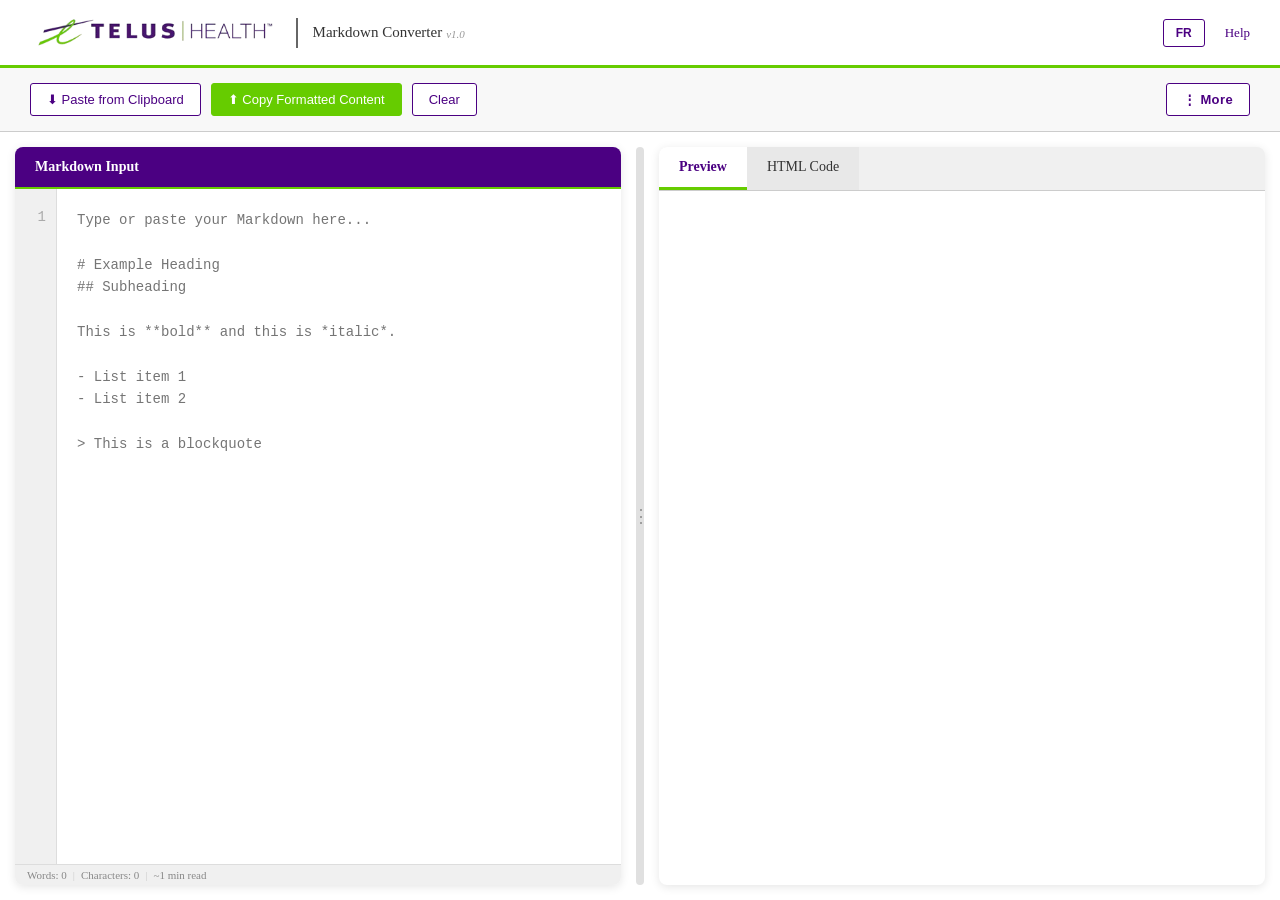
<file: index.html>
<!DOCTYPE html>
<html lang="en" id="html-root">
<head>
    <meta charset="UTF-8">
    <meta name="viewport" content="width=device-width, initial-scale=1.0">
    <title>Local Markdown to HTML Converter</title>
    <link rel="stylesheet" href="styles.css">
</head>
<body>
    <div class="header">
        <div class="header-left">
            <div class="logo">
                <img src="th_logo_en.png" alt="TELUS Health" class="logo-img">
            </div>
            <div class="logo-divider"></div>
            <div class="app-title" data-en="Markdown Converter" data-fr="Convertisseur Markdown">Markdown Converter <span class="app-version">v1.0</span></div>
        </div>
        <div class="header-right">
            <button class="lang-toggle" id="lang-toggle" onclick="toggleLanguage()">FR</button>
            <a href="#" class="help-link" onclick="openHelp(event)" data-en="Help" data-fr="Aide">Help</a>
        </div>
    </div>

    <div class="toolbar">
        <button class="btn" onclick="pasteFromClipboard()" data-en="⬇ Paste from Clipboard" data-fr="⬇ Coller depuis le presse-papiers">⬇ Paste from Clipboard</button>
        <button class="btn btn-success" onclick="copyHTML()" data-en="⬆ Copy Formatted Content" data-fr="⬆ Copier le contenu formaté">⬆ Copy Formatted Content</button>
        <button class="btn" onclick="clearAll()" data-en="Clear" data-fr="Effacer">Clear</button>

        <!-- More menu — pushed to the right -->
        <div class="more-menu-wrapper" id="more-menu-wrapper" style="margin-left: auto;">
            <button class="btn more-menu-btn" onclick="toggleMoreMenu()" id="more-menu-btn" title="More options">⋮ More</button>
            <div class="more-menu-dropdown" id="more-menu-dropdown">
                <div class="more-menu-section-label">File</div>
                <div class="file-input-wrapper">
                    <button class="more-menu-item" onclick="document.getElementById('file-input').click(); closeMoreMenu()" data-en="📂 Load File" data-fr="📂 Charger un fichier">📂 Load File</button>
                    <input type="file" id="file-input" accept=".md,.markdown,.txt">
                </div>
                <button class="more-menu-item" onclick="downloadStandalone(); closeMoreMenu()" data-en="💾 Save as HTML" data-fr="💾 Enregistrer en HTML">💾 Save as HTML</button>
                <button class="more-menu-item" onclick="saveAsPDF(); closeMoreMenu()" data-en="📄 Save as PDF" data-fr="📄 Enregistrer en PDF">📄 Save as PDF</button>
                <button class="more-menu-item" onclick="printPreview(); closeMoreMenu()" data-en="🖨 Print / PDF" data-fr="🖨 Imprimer / PDF">🖨 Print / PDF</button>
                <div class="more-menu-divider"></div>
                <div class="more-menu-section-label">Formatting</div>
                <button class="more-menu-item more-menu-toggle" id="heading-lines-toggle" onclick="toggleHeadingLines()" data-en="Heading Underlines" data-fr="Soulignement des titres">Heading Underlines</button>
                <button class="more-menu-item more-menu-toggle" id="hr-lines-toggle" onclick="toggleHRLines()" data-en="Section Dividers" data-fr="Séparateurs de section">Section Dividers</button>
                <div class="more-menu-divider"></div>
                <div class="more-menu-section-label">Find</div>
                <button class="more-menu-item" onclick="openFindBar(false); closeMoreMenu()" data-en="🔍 Find" data-fr="🔍 Chercher">🔍 Find</button>
                <button class="more-menu-item" onclick="openFindBar(true); closeMoreMenu()" data-en="🔍 Find &amp; Replace" data-fr="🔍 Chercher et remplacer">🔍 Find &amp; Replace</button>
                <div class="more-menu-divider"></div>
                <div class="more-menu-section-label">Display</div>
                <button class="more-menu-item more-menu-toggle" id="dark-mode-btn" onclick="toggleDarkMode()" data-en="🌙 Dark Mode" data-fr="🌙 Mode sombre">🌙 Dark Mode</button>
            </div>
        </div>
    </div>

    <div class="container" id="main-container">
        <div class="panel" id="left-panel">
            <div class="panel-header" data-en="Markdown Input" data-fr="Entr&eacute;e Markdown">Markdown Input</div>
            <div class="panel-content editor-wrapper" id="editor-wrapper">
                <!-- Drag & drop overlay -->
                <div class="drop-overlay" id="drop-overlay">
                    <div class="drop-overlay-text" data-en="📄 Drop your Markdown file here" data-fr="📄 Déposez votre fichier Markdown ici">📄 Drop your Markdown file here</div>
                </div>
                <!-- Line numbers -->
                <div class="line-numbers" id="line-numbers"><span>1</span></div>
                <!-- Find highlight overlay — sits on top of textarea, pointer-events:none so clicks pass through -->
                <div id="textarea-highlight-overlay"></div>
                <textarea id="markdown-input" placeholder="Type or paste your Markdown here...

# Example Heading
## Subheading

This is **bold** and this is *italic*.

- List item 1
- List item 2

> This is a blockquote"></textarea>
            </div>
            <!-- Find & Replace bar -->
            <div class="find-bar" id="find-bar">
                <div class="find-bar-row">
                    <input type="text" id="find-input" placeholder="Find..." class="find-input">
                    <button class="find-btn find-btn-search" onclick="doFind()" title="Search">&#128269;</button>
                    <span class="find-count" id="find-count"></span>
                    <button class="find-btn" onclick="findPrev()" title="Previous">&#8593;</button>
                    <button class="find-btn" onclick="findNext()" title="Next">&#8595;</button>
                    <button class="find-btn find-btn-close" onclick="closeFindBar()" title="Close">&#10005;</button>
                </div>
                <div class="find-bar-row" id="replace-row" style="display:none;">
                    <input type="text" id="replace-input" placeholder="Replace with..." class="find-input">
                    <button class="find-btn" onclick="replaceCurrent()" data-en="Replace" data-fr="Remplacer">Replace</button>
                    <button class="find-btn" onclick="replaceAll()" data-en="Replace All" data-fr="Tout remplacer">Replace All</button>
                </div>
            </div>
            <!-- Status bar -->
            <div class="status-bar" id="status-bar">
                <span id="status-words">Words: 0</span>
                <span class="status-sep">|</span>
                <span id="status-chars">Characters: 0</span>
                <span class="status-sep">|</span>
                <span id="status-read">~0 min read</span>
            </div>
        </div>
        <div class="resizer" id="resizer" title="Drag to resize">&#8942;</div>
        <div class="panel" id="right-panel">
            <div class="tabs">
                <div class="tab active" onclick="switchTab('preview')" data-en="Preview" data-fr="Aper&ccedil;u">Preview</div>
                <div class="tab" onclick="switchTab('html')" data-en="HTML Code" data-fr="Code HTML">HTML Code</div>
            </div>
            <div class="tab-content active" id="preview-tab">
                <div id="html-preview" class="markdown-body"></div>
            </div>
            <div class="tab-content" id="html-tab">
                <textarea id="html-code" readonly></textarea>
            </div>
        </div>
    </div>

    <div class="notification" id="notification"></div>

    <!-- Help Modal -->
    <div class="modal" id="help-modal">
        <div class="modal-content">
            <div class="modal-header">
                <h2>How to Use the Markdown Converter</h2>
                <button class="modal-close" onclick="closeHelp()">&times;</button>
            </div>
            <div class="modal-body">
                <h3>Getting Started</h3>
                <ul>
                    <li>Type or paste your Markdown text in the left panel</li>
                    <li>The formatted preview appears automatically in the right panel</li>
                    <li>Switch between Preview and HTML Code tabs to see the output</li>
                </ul>
                <h3>Toolbar</h3>
                <ul>
                    <li><strong>Paste from Clipboard:</strong> Load Markdown text directly from your clipboard</li>
                    <li><strong>Copy Formatted Content:</strong> Copies the formatted content to your clipboard — then paste (<code>Ctrl+V</code>) into Google Docs, Word, or any rich-text editor</li>
                    <li><strong>Clear:</strong> Remove all content from both panels</li>
                </ul>
                <h3>More Menu (⋮ More)</h3>
                <ul>
                    <li><strong>Load File:</strong> Open a .md, .markdown, or .txt file from your computer</li>
                    <li><strong>Save as HTML:</strong> Download a complete, styled HTML file you can open in any browser, share, or print to PDF</li>
                    <li><strong>Save as PDF:</strong> Opens a clean PDF-ready print window — select "Save as PDF" in the print dialog (<code>Ctrl+P</code>)</li>
                    <li><strong>Print / PDF:</strong> Print the formatted preview or save it as a PDF using your browser's print dialog</li>
                    <li><strong>Heading Underlines:</strong> Toggle underline borders on H1 and H2 headings</li>
                    <li><strong>Section Dividers:</strong> Toggle visibility of horizontal rules (<code>---</code>)</li>
                    <li><strong>Find:</strong> Open the Find bar to search within the editor</li>
                    <li><strong>Find &amp; Replace:</strong> Open the Find &amp; Replace bar to search and substitute text</li>
                    <li><strong>Dark Mode:</strong> Switch between light and dark theme</li>
                </ul>
                <h3>Keyboard Shortcuts</h3>
                <div class="shortcut"><span><code>Ctrl+S</code> (or <code>Cmd+S</code> on Mac)</span><span>Save as HTML File</span></div>
                <div class="shortcut"><span><code>Ctrl+P</code> (or <code>Cmd+P</code> on Mac)</span><span>Save as PDF</span></div>
                <div class="shortcut"><span><code>Ctrl+K</code> (or <code>Cmd+K</code> on Mac)</span><span>Clear All</span></div>
                <div class="shortcut"><span><code>Ctrl+F</code> (or <code>Cmd+F</code> on Mac)</span><span>Find in editor</span></div>
                <div class="shortcut"><span><code>Ctrl+H</code> (or <code>Cmd+H</code> on Mac)</span><span>Find &amp; Replace</span></div>
                <div class="shortcut"><span><code>Escape</code></span><span>Close Find bar</span></div>
                <h3>Privacy &amp; Security</h3>
                <ul>
                    <li>All processing happens locally in your browser</li>
                    <li>No data is sent to external servers</li>
                    <li>Your documents remain private and secure</li>
                    <li>Works completely offline</li>
                </ul>

                <h3>Markdown Cheat Sheet</h3>
                <table class="cheat-table">
                    <thead>
                        <tr><th>What you type</th><th>What you get</th></tr>
                    </thead>
                    <tbody>
                        <tr><td><code># Heading 1</code></td><td>Large heading (H1)</td></tr>
                        <tr><td><code>## Heading 2</code></td><td>Medium heading (H2)</td></tr>
                        <tr><td><code>### Heading 3</code></td><td>Small heading (H3)</td></tr>
                        <tr><td><code>**bold text**</code></td><td><strong>bold text</strong></td></tr>
                        <tr><td><code>*italic text*</code></td><td><em>italic text</em></td></tr>
                        <tr><td><code>~~strikethrough~~</code></td><td><s>strikethrough</s></td></tr>
                        <tr><td><code>- item</code> or <code>* item</code></td><td>Bullet list item</td></tr>
                        <tr><td><code>1. item</code></td><td>Numbered list item</td></tr>
                        <tr><td><code>> quoted text</code></td><td>Blockquote</td></tr>
                        <tr><td><code>`inline code`</code></td><td>Inline code highlight</td></tr>
                        <tr><td><code>```</code> (triple backtick)</td><td>Code block</td></tr>
                        <tr><td><code>[link text](url)</code></td><td>Hyperlink</td></tr>
                        <tr><td><code>---</code></td><td>Horizontal rule / section divider</td></tr>
                        <tr><td><code>| Col1 | Col2 |</code><br><code>|------|------|</code><br><code>| A    | B    |</code></td><td>Table</td></tr>
                    </tbody>
                </table>
            </div>
        </div>
    </div>

    <!-- Print overlay — shown only when printing -->
    <div id="print-area"></div>

    <script src="marked.min.js"></script>
    <script src="app.js"></script>
</body>
</html>
</file>
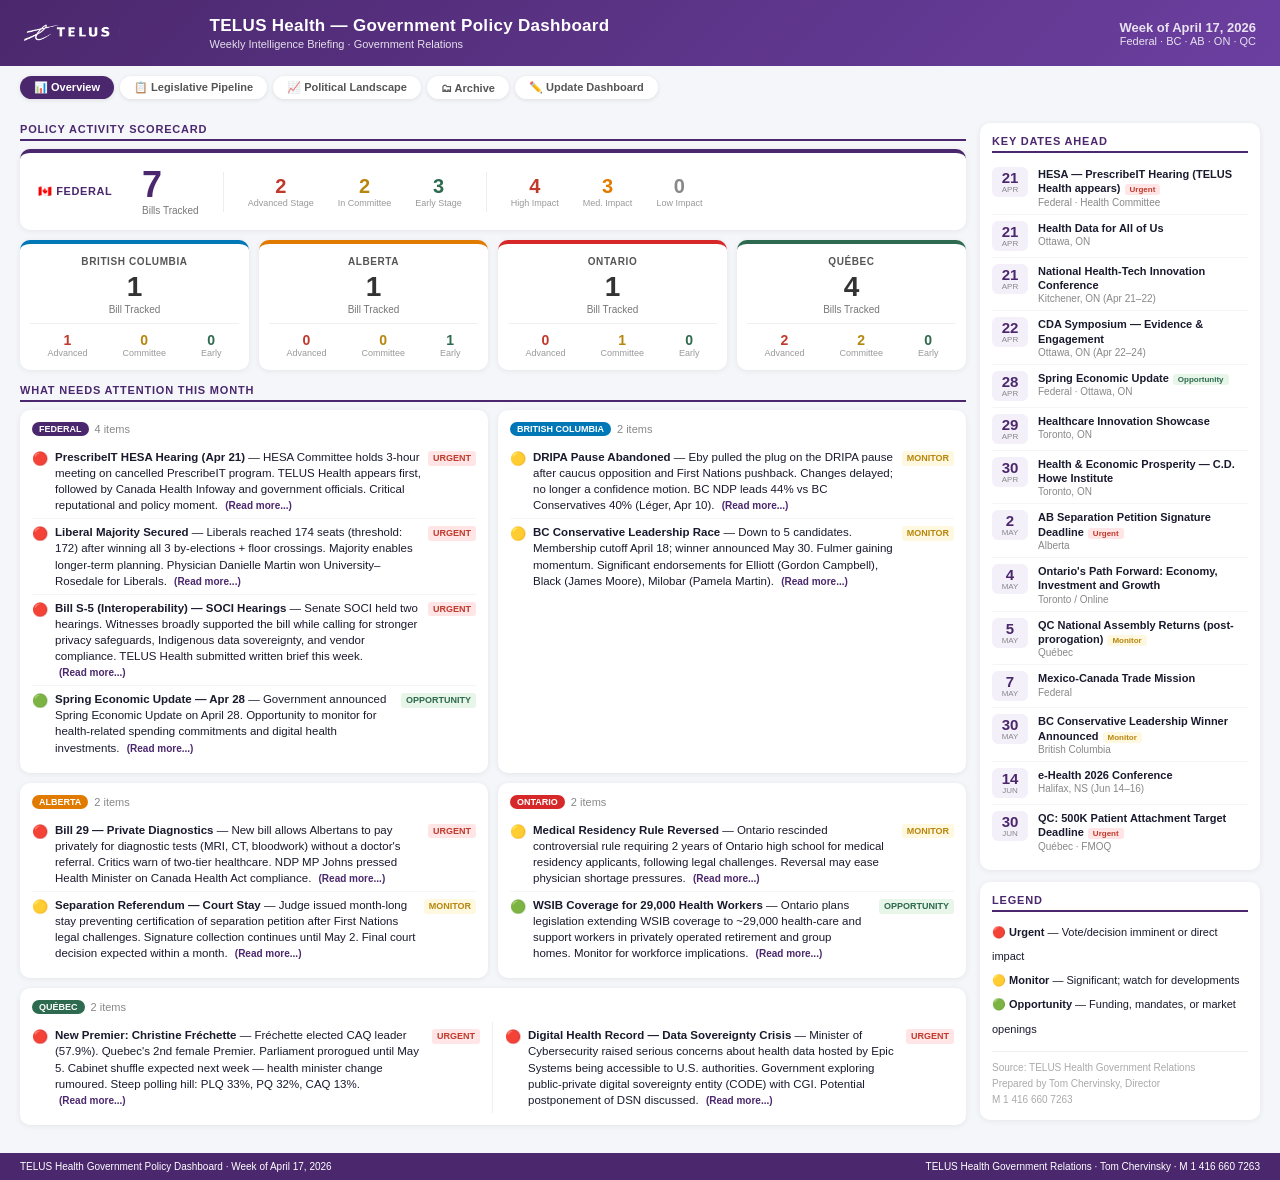
<file: Government Policy Dashboard-v4-april17-update.html>
<!DOCTYPE html>
<html lang="en">
<head>
    <meta charset="UTF-8">
    <meta name="viewport" content="width=device-width, initial-scale=1.0">
    <title>TELUS Health – Government Policy Dashboard</title>
    <style>
        * { box-sizing: border-box; margin: 0; padding: 0; }
        body { font-family: 'Segoe UI', Arial, sans-serif; background: #f4f6f9; color: #1a1a2e; font-size: 13px; }

        .header { background: linear-gradient(135deg, #4B286D 0%, #6B3FA0 100%); color: white; padding: 14px 24px; display: flex; align-items: center; justify-content: space-between; }
        .header-left { display: flex; align-items: center; gap: 12px; }
        .telus-logo { width: 36px; height: 36px; background: white; border-radius: 50%; display: flex; align-items: center; justify-content: center; font-weight: 900; color: #4B286D; font-size: 14px; }
        .header h1 { font-size: 17px; font-weight: 700; letter-spacing: 0.3px; }
        .header p { font-size: 11px; opacity: 0.85; margin-top: 2px; }
        .header-right { text-align: right; font-size: 11px; opacity: 0.85; }
        .header-right strong { font-size: 13px; display: block; }

        .main { display: grid; grid-template-columns: 1fr 280px; gap: 14px; padding: 14px 20px; }

        .section-title { font-size: 11px; font-weight: 700; text-transform: uppercase; letter-spacing: 0.8px; color: #4B286D; margin-bottom: 8px; border-bottom: 2px solid #4B286D; padding-bottom: 4px; }

        .scorecard-federal { background: white; border-radius: 10px; padding: 14px 18px; box-shadow: 0 1px 6px rgba(0,0,0,0.07); border-top: 4px solid #4B286D; margin-bottom: 10px; display: flex; align-items: center; gap: 24px; flex-wrap: wrap; }
        .scorecard-federal .region-label { font-size: 11px; font-weight: 700; text-transform: uppercase; letter-spacing: 0.6px; color: #4B286D; min-width: 80px; }
        .scorecard-federal .big-num { font-size: 36px; font-weight: 800; color: #4B286D; line-height: 1; }
        .scorecard-federal .big-label { font-size: 10px; color: #777; margin-top: 2px; }
        .scorecard-federal .divider { width: 1px; height: 40px; background: #eee; }
        .scorecard-federal .stat-group { display: flex; gap: 24px; }
        .scorecard-federal .stat { text-align: center; }
        .scorecard-federal .stat .val { font-size: 20px; font-weight: 800; line-height: 1; }
        .scorecard-federal .stat .lbl { font-size: 9px; color: #999; margin-top: 2px; }
        .val-advanced { color: #C0392B; }
        .val-committee { color: #B8860B; }
        .val-early { color: #2D6A4F; }

        .scorecard-row { display: grid; grid-template-columns: repeat(4, 1fr); gap: 10px; margin-bottom: 14px; }
        .scorecard { background: white; border-radius: 10px; padding: 12px 10px; text-align: center; box-shadow: 0 1px 6px rgba(0,0,0,0.07); border-top: 4px solid #888; }
        .scorecard.bc { border-top-color: #0077B6; }
        .scorecard.ab { border-top-color: #E07B00; }
        .scorecard.on { border-top-color: #D62828; }
        .scorecard.qc { border-top-color: #2D6A4F; }
        .scorecard .region { font-size: 10px; font-weight: 700; text-transform: uppercase; letter-spacing: 0.6px; margin-bottom: 6px; color: #555; }
        .scorecard .big-num { font-size: 28px; font-weight: 800; line-height: 1; color: #333; }
        .scorecard .sub { font-size: 10px; color: #777; margin-top: 3px; }
        .scorecard .mini-stats { display: flex; justify-content: space-around; margin-top: 8px; padding-top: 8px; border-top: 1px solid #f0f0f0; }
        .scorecard .mini-stat { text-align: center; }
        .scorecard .mini-stat .val { font-size: 14px; font-weight: 700; }
        .scorecard .mini-stat .lbl { font-size: 9px; color: #999; }

        .attention-grid { display: grid; grid-template-columns: repeat(2, 1fr); gap: 10px; margin-bottom: 14px; }
        .attention-card { background: white; border-radius: 10px; padding: 12px; box-shadow: 0 1px 6px rgba(0,0,0,0.07); }
        .attention-card .card-header { display: flex; align-items: center; gap: 6px; margin-bottom: 8px; }
        .region-badge { font-size: 9px; font-weight: 700; text-transform: uppercase; padding: 2px 7px; border-radius: 20px; color: white; }
        .badge-federal { background: #4B286D; }
        .badge-bc { background: #0077B6; }
        .badge-ab { background: #E07B00; }
        .badge-on { background: #D62828; }
        .badge-qc { background: #2D6A4F; }

        .attention-item { display: flex; align-items: flex-start; gap: 7px; padding: 5px 0; border-bottom: 1px solid #f5f5f5; font-size: 11.5px; line-height: 1.4; }
        .attention-item:last-child { border-bottom: none; }
        .flag { font-size: 13px; flex-shrink: 0; margin-top: 1px; }
        .item-text { flex: 1; }
        .item-tag { font-size: 9px; font-weight: 700; text-transform: uppercase; padding: 1px 5px; border-radius: 3px; flex-shrink: 0; margin-top: 2px; }
        .tag-urgent { background: #FFE5E5; color: #C0392B; }
        .tag-opportunity { background: #E8F5E9; color: #2D6A4F; }
        .tag-monitor { background: #FFF8E1; color: #B8860B; }
        .read-more { font-size: 10px; color: #4B286D; text-decoration: none; font-weight: 600; white-space: nowrap; margin-left: 4px; }
        .read-more:hover { text-decoration: underline; }

        .pipeline-table { width: 100%; border-collapse: collapse; background: white; border-radius: 10px; overflow: hidden; box-shadow: 0 1px 6px rgba(0,0,0,0.07); }
        .pipeline-table th { background: #4B286D; color: white; padding: 8px 10px; font-size: 10px; text-transform: uppercase; letter-spacing: 0.5px; text-align: left; }
        .pipeline-table td { padding: 7px 10px; font-size: 11px; border-bottom: 1px solid #f0f0f0; vertical-align: middle; }
        .pipeline-table tr:last-child td { border-bottom: none; }
        .pipeline-table tr:hover td { background: #faf5ff; }
        .pipeline-table tr.row-shaded td { background: #fafafa; }
        .pipeline-table tr.row-shaded:hover td { background: #faf5ff; }

        .stage-pill { font-size: 9px; font-weight: 700; padding: 2px 7px; border-radius: 10px; text-transform: uppercase; white-space: nowrap; }
        .stage-advanced { background: #FFE5E5; color: #C0392B; }
        .stage-committee { background: #FFF0CC; color: #B8860B; }
        .stage-early { background: #E8F5E9; color: #2D6A4F; }

        .impact-dot { width: 8px; height: 8px; border-radius: 50%; display: inline-block; margin-right: 4px; }
        .impact-high { background: #C0392B; }
        .impact-med { background: #E07B00; }
        .impact-low { background: #2D6A4F; }

        .sidebar { display: flex; flex-direction: column; gap: 12px; }
        .calendar-card { background: white; border-radius: 10px; padding: 12px; box-shadow: 0 1px 6px rgba(0,0,0,0.07); }
        .cal-item { display: flex; gap: 10px; align-items: flex-start; padding: 6px 0; border-bottom: 1px solid #f5f5f5; }
        .cal-item:last-child { border-bottom: none; }
        .cal-date { text-align: center; min-width: 36px; background: #f4f0fa; border-radius: 6px; padding: 3px 4px; }
        .cal-date .day { font-size: 15px; font-weight: 800; color: #4B286D; line-height: 1; }
        .cal-date .month { font-size: 8px; text-transform: uppercase; color: #888; }
        .cal-info .title { font-size: 11px; font-weight: 600; line-height: 1.3; }
        .cal-info .meta { font-size: 10px; color: #888; margin-top: 1px; }
        .cal-badge { font-size: 8px; font-weight: 700; padding: 1px 5px; border-radius: 3px; margin-left: 4px; }
        .cb-urgent { background: #FFE5E5; color: #C0392B; }
        .cb-opportunity { background: #E8F5E9; color: #2D6A4F; }
        .cb-event { background: #E8F0FF; color: #2255CC; }
        .cb-monitor { background: #FFF8E1; color: #B8860B; }

        .polling-card { background: white; border-radius: 10px; padding: 12px; box-shadow: 0 1px 6px rgba(0,0,0,0.07); }
        .polling-card .card-title { font-weight: 700; font-size: 12px; margin-bottom: 10px; color: #333; }
        .poll-row { margin-bottom: 8px; }
        .poll-label { display: flex; justify-content: space-between; font-size: 11px; margin-bottom: 3px; }
        .poll-bar { height: 8px; background: #eee; border-radius: 4px; overflow: hidden; }
        .poll-fill { height: 100%; border-radius: 4px; }
        .lib { background: #D62828; } .con { background: #003F8A; } .ndp { background: #F4A100; }
        .bq { background: #0077B6; } .pq { background: #1a5276; } .grn { background: #2D6A4F; }
        .caq { background: #E07B00; } .plq { background: #D62828; } .neutral { background: #ccc; }

        .footer { background: #4B286D; color: white; padding: 8px 20px; display: flex; justify-content: space-between; align-items: center; font-size: 10px; }

        .tab-bar { display: flex; gap: 6px; margin-bottom: 10px; flex-wrap: wrap; }
        .tab-btn { padding: 5px 14px; border-radius: 20px; border: none; cursor: pointer; font-size: 11px; font-weight: 600; background: white; color: #555; box-shadow: 0 1px 4px rgba(0,0,0,0.1); transition: all 0.2s; }
        .tab-btn.active { background: #4B286D; color: white; }
        .view { display: none; }
        .view.active { display: block; }

        /* DATA ENTRY */
        .entry-section { background: white; border-radius: 10px; padding: 16px; box-shadow: 0 1px 6px rgba(0,0,0,0.07); margin-bottom: 14px; }
        .entry-section h3 { font-size: 11px; font-weight: 700; text-transform: uppercase; letter-spacing: 0.6px; color: #4B286D; margin-bottom: 12px; padding-bottom: 6px; border-bottom: 1px solid #eee; }
        .field-group { margin-bottom: 10px; }
        .field-group label { display: block; font-size: 10px; font-weight: 600; color: #666; margin-bottom: 3px; text-transform: uppercase; letter-spacing: 0.4px; }
        .field-group input, .field-group textarea, .field-group select { width: 100%; padding: 7px 10px; border: 1px solid #ddd; border-radius: 6px; font-size: 12px; font-family: inherit; background: #fafafa; transition: border-color 0.2s; resize: vertical; }
        .field-group input:focus, .field-group textarea:focus, .field-group select:focus { outline: none; border-color: #4B286D; background: white; }
        .field-group textarea { min-height: 60px; }
        .field-row-3 { display: grid; grid-template-columns: 1fr 1fr 1fr; gap: 8px; }
        .field-row-6 { display: grid; grid-template-columns: repeat(6, 1fr); gap: 8px; }

        .item-entry { border: 1px solid #eee; border-radius: 8px; padding: 10px; margin-bottom: 8px; background: #fafafa; }
        .item-entry-header { display: flex; justify-content: space-between; align-items: center; margin-bottom: 8px; }
        .item-entry-header span { font-size: 10px; font-weight: 700; color: #4B286D; text-transform: uppercase; }
        .item-entry-grid { display: grid; grid-template-columns: 90px 100px 1fr; gap: 8px; margin-bottom: 6px; }
        .item-entry-grid2 { display: grid; grid-template-columns: 1fr 1fr; gap: 8px; }
        .bill-entry-grid { display: grid; grid-template-columns: 100px 80px 1fr 100px 80px; gap: 8px; margin-bottom: 6px; }
        .date-entry-grid { display: grid; grid-template-columns: 110px 1fr 120px 90px; gap: 8px; }

        .remove-btn { background: #FFE5E5; color: #C0392B; border: none; border-radius: 4px; cursor: pointer; font-size: 12px; font-weight: 700; padding: 3px 8px; }
        .remove-btn:hover { background: #C0392B; color: white; }
        .add-btn { background: #f4f0fa; color: #4B286D; border: 1px dashed #4B286D; border-radius: 6px; cursor: pointer; font-size: 11px; font-weight: 600; padding: 6px 14px; margin-top: 4px; transition: all 0.2s; }
        .add-btn:hover { background: #4B286D; color: white; }

        .save-bar { background: white; border-radius: 10px; padding: 12px 16px; box-shadow: 0 1px 6px rgba(0,0,0,0.07); display: flex; align-items: center; gap: 12px; margin-bottom: 14px; flex-wrap: wrap; }
        .save-btn { background: #4B286D; color: white; border: none; border-radius: 8px; cursor: pointer; font-size: 12px; font-weight: 700; padding: 8px 20px; transition: all 0.2s; }
        .save-btn:hover { background: #6B3FA0; }
        .save-status { font-size: 11px; font-weight: 600; color: #2D6A4F; }

        .week-selector { display: flex; align-items: center; gap: 10px; background: white; border-radius: 10px; padding: 10px 14px; box-shadow: 0 1px 6px rgba(0,0,0,0.07); margin-bottom: 12px; flex-wrap: wrap; }
        .week-selector label { font-size: 11px; font-weight: 700; color: #4B286D; }
        .week-selector input[type="date"] { padding: 5px 10px; border: 1px solid #ddd; border-radius: 6px; font-size: 12px; font-family: inherit; }

        .archive-entry { display: flex; align-items: center; gap: 10px; background: #f9f5ff; padding: 10px 12px; border-radius: 8px; border-left: 3px solid #4B286D; margin-bottom: 8px; cursor: pointer; transition: background 0.2s; }
        .archive-entry:hover { background: #f0e8ff; }
        .archive-entry .arc-title { font-size: 12px; font-weight: 700; color: #4B286D; }
        .archive-entry .arc-meta { font-size: 10px; color: #888; margin-top: 2px; }
        .arc-badge { margin-left: auto; font-size: 9px; padding: 2px 8px; border-radius: 10px; font-weight: 700; }
        .arc-current { background: #4B286D; color: white; }
        .arc-past { background: #eee; color: #888; }

        .hint { font-size: 10px; color: #aaa; font-style: italic; margin-top: 3px; }
        small.entry-label { font-size: 9px; color: #aaa; display: block; margin-bottom: 2px; text-transform: uppercase; letter-spacing: 0.3px; }
		.logo-img {
    height: 35px;
    width: auto;
}
    </style>

    <script>
      
      const files = {
        
      }
    


      window.fs = {}
      window.fs.readFile = (fileName) => {
        // return array buffer
        return new Promise((resolve) => {
          const content = files[fileName]
          const decoded = atob(content)
          const arr = new Uint8Array(decoded.length)
          for (let i = 0; i < decoded.length; i++) {
            arr[i] = decoded.charCodeAt(i)
          }
          resolve(arr)
        })
      }

      // stub out window.user.get, window.db.get and window.db.set so that it works when you download the html doc
      window.db = {}
      window.db.get = (key) => {
        // use localStorage to store the artifact
        const value = localStorage.getItem(key)
        if (value) {
          return JSON.parse(value)
        }

        return null
      }

      window.db.set = (key, value) => {
        // use localStorage to store the artifact
        localStorage.setItem(key, JSON.stringify(value))
      }

      window.user = {}
      window.user.get = () => {
        return {
          userId: "user-id-placeholder",
          email: "placeholder@test.com"
        }
      }

    </script>
    </head>
<body>

<div class="header">
    <div class="header-left">
        <div class="logo">
                <img src="telus_logo_dark.png" alt="TELUS Health" class="logo-img">
            </div>
        <div>
            <h1>TELUS Health — Government Policy Dashboard</h1>
            <p>Weekly Intelligence Briefing · Government Relations</p>
        </div>
    </div>
    <div class="header-right">
        <strong id="header-week">Week of April 17, 2026</strong>
        Federal · BC · AB · ON · QC
    </div>
</div>

<div style="padding: 10px 20px 0; background: #f4f6f9;">
    <div class="tab-bar">
        <button class="tab-btn active" onclick="showTab('overview', this)">📊 Overview</button>
        <button class="tab-btn" onclick="showTab('pipeline', this)">📋 Legislative Pipeline</button>
        <button class="tab-btn" onclick="showTab('polling', this)">📈 Political Landscape</button>
        <button class="tab-btn" onclick="showTab('archive', this)">🗂 Archive</button>
        <button class="tab-btn" onclick="showTab('entry', this)">✏️ Update Dashboard</button>
    </div>
</div>

<div class="main">
    <div>

        <!-- OVERVIEW TAB -->
        <div id="tab-overview" class="view active">
            <div class="section-title">Policy Activity Scorecard</div>
            <div class="scorecard-federal">
                <div><div class="region-label">🇨🇦 Federal</div></div>
                <div>
                    <div class="big-num" id="sc-fed-total">7</div>
                    <div class="big-label">Bills Tracked</div>
                </div>
                <div class="divider"></div>
                <div class="stat-group">
                    <div class="stat"><div class="val val-advanced" id="sc-fed-adv">2</div><div class="lbl">Advanced Stage</div></div>
                    <div class="stat"><div class="val val-committee" id="sc-fed-cmte">2</div><div class="lbl">In Committee</div></div>
                    <div class="stat"><div class="val val-early" id="sc-fed-early">3</div><div class="lbl">Early Stage</div></div>
                </div>
                <div class="divider"></div>
                <div class="stat-group">
                    <div class="stat"><div class="val" style="color:#C0392B;" id="sc-fed-high">4</div><div class="lbl">High Impact</div></div>
                    <div class="stat"><div class="val" style="color:#E07B00;" id="sc-fed-med">3</div><div class="lbl">Med. Impact</div></div>
                    <div class="stat"><div class="val" style="color:#888;" id="sc-fed-low">0</div><div class="lbl">Low Impact</div></div>
                </div>
            </div>

            <div class="scorecard-row">
                <div class="scorecard bc">
                    <div class="region">British Columbia</div>
                    <div class="big-num" id="sc-bc-total">1</div>
                    <div class="sub">Bill Tracked</div>
                    <div class="mini-stats">
                        <div class="mini-stat"><div class="val val-advanced" id="sc-bc-adv">1</div><div class="lbl">Advanced</div></div>
                        <div class="mini-stat"><div class="val val-committee" id="sc-bc-cmte">0</div><div class="lbl">Committee</div></div>
                        <div class="mini-stat"><div class="val val-early" id="sc-bc-early">0</div><div class="lbl">Early</div></div>
                    </div>
                </div>
                <div class="scorecard ab">
                    <div class="region">Alberta</div>
                    <div class="big-num" id="sc-ab-total">1</div>
                    <div class="sub">Bill Tracked</div>
                    <div class="mini-stats">
                        <div class="mini-stat"><div class="val val-advanced" id="sc-ab-adv">0</div><div class="lbl">Advanced</div></div>
                        <div class="mini-stat"><div class="val val-committee" id="sc-ab-cmte">0</div><div class="lbl">Committee</div></div>
                        <div class="mini-stat"><div class="val val-early" id="sc-ab-early">1</div><div class="lbl">Early</div></div>
                    </div>
                </div>
                <div class="scorecard on">
                    <div class="region">Ontario</div>
                    <div class="big-num" id="sc-on-total">1</div>
                    <div class="sub">Bill Tracked</div>
                    <div class="mini-stats">
                        <div class="mini-stat"><div class="val val-advanced" id="sc-on-adv">0</div><div class="lbl">Advanced</div></div>
                        <div class="mini-stat"><div class="val val-committee" id="sc-on-cmte">1</div><div class="lbl">Committee</div></div>
                        <div class="mini-stat"><div class="val val-early" id="sc-on-early">0</div><div class="lbl">Early</div></div>
                    </div>
                </div>
                <div class="scorecard qc">
                    <div class="region">Québec</div>
                    <div class="big-num" id="sc-qc-total">4</div>
                    <div class="sub">Bills Tracked</div>
                    <div class="mini-stats">
                        <div class="mini-stat"><div class="val val-advanced" id="sc-qc-adv">2</div><div class="lbl">Advanced</div></div>
                        <div class="mini-stat"><div class="val val-committee" id="sc-qc-cmte">2</div><div class="lbl">Committee</div></div>
                        <div class="mini-stat"><div class="val val-early" id="sc-qc-early">0</div><div class="lbl">Early</div></div>
                    </div>
                </div>
            </div>

            <div class="section-title">What Needs Attention This Month</div>
            <div class="attention-grid" id="attention-grid"></div>
        </div>

        <!-- PIPELINE TAB -->
        <div id="tab-pipeline" class="view">
            <div class="section-title">Legislative Pipeline — All Tracked Bills</div>
            <table class="pipeline-table">
                <thead>
                    <tr>
                        <th>Bill</th>
                        <th>Jurisdiction</th>
                        <th>Subject</th>
                        <th>Stage</th>
                        <th>TELUS Health Impact</th>
                        <th>Next Step</th>
                    </tr>
                </thead>
                <tbody id="pipeline-tbody"></tbody>
            </table>
            <div style="margin-top:8px; font-size:10px; color:#888;">
                Stage pills: <span class="stage-pill stage-advanced">Advanced</span>&nbsp;
                <span class="stage-pill stage-committee">Committee</span>&nbsp;
                <span class="stage-pill stage-early">Early Stage</span>&nbsp;&nbsp;
                Impact: <span class="impact-dot impact-high"></span>High &nbsp;
                <span class="impact-dot impact-med"></span>Medium &nbsp;
                <span class="impact-dot impact-low"></span>Low/Monitor
            </div>
        </div>

        <!-- POLLING TAB -->
        <div id="tab-polling" class="view">
            <div class="section-title">Political Landscape — Polling Snapshot</div>
            <div style="display: grid; grid-template-columns: 1fr 1fr; gap: 12px;">

                <div class="polling-card">
                    <div class="card-title">🇨🇦 Federal — Voting Intention</div>
                    <div class="poll-row">
                        <div class="poll-label"><span>Liberal (Carney)</span><span style="font-weight:700;">~46%</span></div>
                        <div class="poll-bar"><div class="poll-fill lib" style="width:46%"></div></div>
                    </div>
                    <div class="poll-row">
                        <div class="poll-label"><span>Conservative</span><span style="font-weight:700;">~33%</span></div>
                        <div class="poll-bar"><div class="poll-fill con" style="width:33%"></div></div>
                    </div>
                    <div class="poll-row">
                        <div class="poll-label"><span>NDP (A. Lewis)</span><span style="font-weight:700;">~10%</span></div>
                        <div class="poll-bar"><div class="poll-fill ndp" style="width:10%"></div></div>
                    </div>
                    <div class="poll-row">
                        <div class="poll-label"><span>Bloc Québécois</span><span style="font-weight:700;">~9%</span></div>
                        <div class="poll-bar"><div class="poll-fill bq" style="width:9%"></div></div>
                    </div>
                    <div style="margin-top:8px; font-size:10px; color:#666; background:#f9f5ff; padding:6px 8px; border-radius:6px;">
                        📌 Liberals secured <strong>majority government</strong> (174 seats, threshold 172) after winning all 3 by-elections + floor crossings. Carney maintains 13-point lead. Physician Danielle Martin won University–Rosedale.
                    </div>
                </div>

                <div class="polling-card">
                    <div class="card-title">Québec — Voting Intention (Léger, Apr 2–6)</div>
                    <div class="poll-row">
                        <div class="poll-label"><span>Québec Liberals (PLQ)</span><span style="font-weight:700;">33%</span></div>
                        <div class="poll-bar"><div class="poll-fill plq" style="width:33%"></div></div>
                    </div>
                    <div class="poll-row">
                        <div class="poll-label"><span>Parti Québécois (PQ)</span><span style="font-weight:700;">32%</span></div>
                        <div class="poll-bar"><div class="poll-fill pq" style="width:32%"></div></div>
                    </div>
                    <div class="poll-row">
                        <div class="poll-label"><span>CAQ (Fréchette)</span><span style="font-weight:700;">13%</span></div>
                        <div class="poll-bar"><div class="poll-fill caq" style="width:13%"></div></div>
                    </div>
                    <div style="margin-top:8px; font-size:10px; color:#666; background:#f0fff4; padding:6px 8px; border-radius:6px;">
                        📌 <strong>Christine Fréchette elected CAQ leader (57.9%)</strong> — Quebec's 2nd female Premier. Parliament prorogued until May 5. Cabinet shuffle expected; health minister change rumoured.
                    </div>
                </div>

                <div class="polling-card">
                    <div class="card-title">Ontario — Voting Intention (Abacus Data)</div>
                    <div class="poll-row">
                        <div class="poll-label"><span>PC (Ford)</span><span style="font-weight:700;">39%</span></div>
                        <div class="poll-bar"><div class="poll-fill con" style="width:39%"></div></div>
                    </div>
                    <div class="poll-row">
                        <div class="poll-label"><span>Liberal</span><span style="font-weight:700;">31%</span></div>
                        <div class="poll-bar"><div class="poll-fill lib" style="width:31%"></div></div>
                    </div>
                    <div class="poll-row">
                        <div class="poll-label"><span>NDP</span><span style="font-weight:700;">21%</span></div>
                        <div class="poll-bar"><div class="poll-fill ndp" style="width:21%"></div></div>
                    </div>
                    <div style="margin-top:8px; font-size:10px; color:#666; background:#fff5f5; padding:6px 8px; border-radius:6px;">
                        📌 PC down 5 pts to 39% (lowest since May 2024). NDP up 5 pts to 21%. 70% of Ontarians want change. Navdeep Bains (Rogers) may enter Liberal leadership race.
                    </div>
                </div>

                <div class="polling-card">
                    <div class="card-title">Alberta — Party Support (Léger)</div>
                    <div class="poll-row">
                        <div class="poll-label"><span>UCP (Smith)</span><span style="font-weight:700;">53%</span></div>
                        <div class="poll-bar"><div class="poll-fill con" style="width:53%"></div></div>
                    </div>
                    <div class="poll-row">
                        <div class="poll-label"><span>NDP (Nenshi)</span><span style="font-weight:700;">36%</span></div>
                        <div class="poll-bar"><div class="poll-fill ndp" style="width:36%"></div></div>
                    </div>
                    <div style="margin-top:8px; font-size:10px; color:#666; background:#fff8f0; padding:6px 8px; border-radius:6px;">
                        📌 Smith maintains 2023 support. Nenshi's NDP dropped, including weakness in Edmonton and Calgary. Separation referendum petition under court-ordered stay; final decision expected within a month.
                    </div>
                </div>

                <div class="polling-card">
                    <div class="card-title">BC — Party Support (Léger, Apr 10)</div>
                    <div class="poll-row">
                        <div class="poll-label"><span>BC NDP (Eby)</span><span style="font-weight:700;">44%</span></div>
                        <div class="poll-bar"><div class="poll-fill ndp" style="width:44%"></div></div>
                    </div>
                    <div class="poll-row">
                        <div class="poll-label"><span>BC Conservatives</span><span style="font-weight:700;">40%</span></div>
                        <div class="poll-bar"><div class="poll-fill con" style="width:40%"></div></div>
                    </div>
                    <div style="margin-top:8px; font-size:10px; color:#666; background:#f0f7ff; padding:6px 8px; border-radius:6px;">
                        📌 54% say BC is on wrong track. Eby approval near even split. DRIPA pause abandoned after caucus opposition. Conservative leadership race down to 5 candidates; winner announced May 30.
                    </div>
                </div>

            </div>
        </div>

        <!-- ARCHIVE TAB -->
        <div id="tab-archive" class="view">
            <div class="section-title">Previous Editions</div>
            <div style="background:white; border-radius:10px; padding:16px; box-shadow:0 1px 6px rgba(0,0,0,0.07);">
                <p style="font-size:12px; color:#555; margin-bottom:14px;">Previous weekly editions are stored below. Click any archived edition to preview its key details.</p>
                <div id="archive-entries"></div>
            </div>
        </div>

        <!-- DATA ENTRY TAB -->
        <div id="tab-entry" class="view">

            <div class="week-selector">
                <label>📅 Week of:</label>
                <input type="date" id="entry-week-date" value="2026-04-17">
                <span style="font-size:11px; color:#888;">This updates the dashboard header and archives the previous edition.</span>
            </div>

            <div class="save-bar">
                <button class="save-btn" onclick="saveAndPublish()">💾 Save & Publish Dashboard</button>
                <button class="save-btn" style="background:#888;" onclick="resetToCurrentData()">↩ Reset to Current</button>
                <span class="save-status" id="save-status"></span>
            </div>

            <div class="entry-section">
                <h3>📊 Scorecard Numbers</h3>
                <div style="margin-bottom:10px;">
                    <div style="font-size:10px; font-weight:700; color:#4B286D; margin-bottom:6px; text-transform:uppercase;">🇨🇦 Federal</div>
                    <div class="field-row-6">
                        <div class="field-group"><label>Total Bills</label><input type="number" id="e-fed-total" min="0"></div>
                        <div class="field-group"><label>Advanced</label><input type="number" id="e-fed-adv" min="0"></div>
                        <div class="field-group"><label>Committee</label><input type="number" id="e-fed-cmte" min="0"></div>
                        <div class="field-group"><label>Early Stage</label><input type="number" id="e-fed-early" min="0"></div>
                        <div class="field-group"><label>High Impact</label><input type="number" id="e-fed-high" min="0"></div>
                        <div class="field-group"><label>Med. Impact</label><input type="number" id="e-fed-med" min="0"></div>
                    </div>
                </div>
                <div style="display:grid; grid-template-columns: repeat(4, 1fr); gap:14px;">
                    <div>
                        <div style="font-size:10px; font-weight:700; color:#0077B6; margin-bottom:6px; text-transform:uppercase;">British Columbia</div>
                        <div class="field-row-3">
                            <div class="field-group"><label>Total</label><input type="number" id="e-bc-total" min="0"></div>
                            <div class="field-group"><label>Advanced</label><input type="number" id="e-bc-adv" min="0"></div>
                            <div class="field-group"><label>Committee</label><input type="number" id="e-bc-cmte" min="0"></div>
                        </div>
                    </div>
                    <div>
                        <div style="font-size:10px; font-weight:700; color:#E07B00; margin-bottom:6px; text-transform:uppercase;">Alberta</div>
                        <div class="field-row-3">
                            <div class="field-group"><label>Total</label><input type="number" id="e-ab-total" min="0"></div>
                            <div class="field-group"><label>Advanced</label><input type="number" id="e-ab-adv" min="0"></div>
                            <div class="field-group"><label>Committee</label><input type="number" id="e-ab-cmte" min="0"></div>
                        </div>
                    </div>
                    <div>
                        <div style="font-size:10px; font-weight:700; color:#D62828; margin-bottom:6px; text-transform:uppercase;">Ontario</div>
                        <div class="field-row-3">
                            <div class="field-group"><label>Total</label><input type="number" id="e-on-total" min="0"></div>
                            <div class="field-group"><label>Advanced</label><input type="number" id="e-on-adv" min="0"></div>
                            <div class="field-group"><label>Committee</label><input type="number" id="e-on-cmte" min="0"></div>
                        </div>
                    </div>
                    <div>
                        <div style="font-size:10px; font-weight:700; color:#2D6A4F; margin-bottom:6px; text-transform:uppercase;">Québec</div>
                        <div class="field-row-3">
                            <div class="field-group"><label>Total</label><input type="number" id="e-qc-total" min="0"></div>
                            <div class="field-group"><label>Advanced</label><input type="number" id="e-qc-adv" min="0"></div>
                            <div class="field-group"><label>Committee</label><input type="number" id="e-qc-cmte" min="0"></div>
                        </div>
                    </div>
                </div>
            </div>

            <div class="entry-section">
                <h3>⚠️ What Needs Attention — Items</h3>
                <p class="hint" style="margin-bottom:10px;">Add items per province. Paste description freely. Add a URL for a "Read more..." link.</p>
                <div id="attn-items-container"></div>
                <button class="add-btn" onclick="addAttnItem()">+ Add Item</button>
            </div>

            <div class="entry-section">
                <h3>📋 Legislative Pipeline — Bills</h3>
                <p class="hint" style="margin-bottom:10px;">Add or update tracked bills. Add a URL for a "Read more..." link.</p>
                <div id="bill-items-container"></div>
                <button class="add-btn" onclick="addBillItem()">+ Add Bill</button>
            </div>

            <div class="entry-section">
                <h3>📅 Key Dates</h3>
                <p class="hint" style="margin-bottom:10px;">Add upcoming dates. Fill in date, title, location, and type.</p>
                <div id="date-items-container"></div>
                <button class="add-btn" onclick="addDateItem()">+ Add Date</button>
            </div>

            <div class="entry-section">
                <h3>📝 Editor Notes (not shown on dashboard)</h3>
                <div class="field-group">
                    <textarea id="e-notes" style="min-height:80px;" placeholder="Paste any additional context, raw notes, or reference material here..."></textarea>
                </div>
            </div>

        </div>

    </div>

    <!-- SIDEBAR -->
    <div class="sidebar">
        <div class="calendar-card">
            <div class="section-title">Key Dates Ahead</div>
            <div id="sidebar-dates"></div>
        </div>

        <div style="background:white; border-radius:10px; padding:12px; box-shadow:0 1px 6px rgba(0,0,0,0.07);">
            <div class="section-title">Legend</div>
            <div style="font-size:11px; line-height:2.2;">
                🔴 <strong>Urgent</strong> — Vote/decision imminent or direct impact<br>
                🟡 <strong>Monitor</strong> — Significant; watch for developments<br>
                🟢 <strong>Opportunity</strong> — Funding, mandates, or market openings
            </div>
            <div style="margin-top:10px; padding-top:8px; border-top:1px solid #f0f0f0; font-size:10px; color:#aaa; line-height:1.6;">
                Source: TELUS Health Government Relations<br>
                Prepared by Tom Chervinsky, Director<br>
                M 1 416 660 7263
            </div>
        </div>
    </div>
</div>

<div class="footer">
    <span>TELUS Health Government Policy Dashboard · <span id="footer-week">Week of April 17, 2026</span></span>
    <span>TELUS Health Government Relations · Tom Chervinsky · M 1 416 660 7263</span>
</div>

<script>
// =====================
// DATA — Edit this section each week
// =====================
var DATA = {
    current: {
        weekLabel: "April 17, 2026",
        weekDate: "2026-04-17",
        scorecards: {
            fed: { total: 7, adv: 2, cmte: 2, early: 3, high: 4, med: 3, low: 0 },
            bc:  { total: 1, adv: 1, cmte: 0, early: 0 },
            ab:  { total: 1, adv: 0, cmte: 0, early: 1 },
            on:  { total: 1, adv: 0, cmte: 1, early: 0 },
            qc:  { total: 4, adv: 2, cmte: 2, early: 0 }
        },
        attention: [
            { region: "federal", type: "urgent", title: "PrescribeIT HESA Hearing (Apr 21)", text: "HESA Committee holds 3-hour meeting on cancelled PrescribeIT program. TELUS Health appears first, followed by Canada Health Infoway and government officials. Critical reputational and policy moment.", url: "https://www.ourcommons.ca/committees/en/HESA" },
            { region: "federal", type: "urgent", title: "Liberal Majority Secured", text: "Liberals reached 174 seats (threshold: 172) after winning all 3 by-elections + floor crossings. Majority enables longer-term planning. Physician Danielle Martin won University–Rosedale for Liberals.", url: "https://www.elections.ca/content.aspx?section=res&dir=rep/off/44gedata&document=index&lang=e" },
            { region: "federal", type: "urgent", title: "Bill S-5 (Interoperability) — SOCI Hearings", text: "Senate SOCI held two hearings. Witnesses broadly supported the bill while calling for stronger privacy safeguards, Indigenous data sovereignty, and vendor compliance. TELUS Health submitted written brief this week.", url: "https://www.parl.ca/legisinfo/en/bill/44-1/s-5" },
            { region: "federal", type: "opportunity", title: "Spring Economic Update — Apr 28", text: "Government announced Spring Economic Update on April 28. Opportunity to monitor for health-related spending commitments and digital health investments.", url: "https://www.canada.ca/en/department-finance/news/2026/04/government-of-canada-to-release-spring-economic-update-on-april-28-2026.html" },
            { region: "bc", type: "monitor", title: "DRIPA Pause Abandoned", text: "Eby pulled the plug on the DRIPA pause after caucus opposition and First Nations pushback. Changes delayed; no longer a confidence motion. BC NDP leads 44% vs BC Conservatives 40% (Léger, Apr 10).", url: "https://news.gov.bc.ca/releases" },
            { region: "bc", type: "monitor", title: "BC Conservative Leadership Race", text: "Down to 5 candidates. Membership cutoff April 18; winner announced May 30. Fulmer gaining momentum. Significant endorsements for Elliott (Gordon Campbell), Black (James Moore), Milobar (Pamela Martin).", url: "https://www.bcconservatives.ca" },
            { region: "ab", type: "urgent", title: "Bill 29 — Private Diagnostics", text: "New bill allows Albertans to pay privately for diagnostic tests (MRI, CT, bloodwork) without a doctor's referral. Critics warn of two-tier healthcare. NDP MP Johns pressed Health Minister on Canada Health Act compliance.", url: "https://www.assembly.ab.ca/assembly/bills/bill.aspx?Leg=31&Ses=2&Bill=29" },
            { region: "ab", type: "monitor", title: "Separation Referendum — Court Stay", text: "Judge issued month-long stay preventing certification of separation petition after First Nations legal challenges. Signature collection continues until May 2. Final court decision expected within a month.", url: "https://www.cbc.ca/news/canada/calgary/alberta-separation-referendum-court-stay" },
            { region: "on", type: "monitor", title: "Medical Residency Rule Reversed", text: "Ontario rescinded controversial rule requiring 2 years of Ontario high school for medical residency applicants, following legal challenges. Reversal may ease physician shortage pressures.", url: "https://www.ontario.ca/page/ministry-health" },
            { region: "on", type: "opportunity", title: "WSIB Coverage for 29,000 Health Workers", text: "Ontario plans legislation extending WSIB coverage to ~29,000 health-care and support workers in privately operated retirement and group homes. Monitor for workforce implications.", url: "https://www.ontario.ca/page/workplace-safety-and-insurance-board" },
            { region: "qc", type: "urgent", title: "New Premier: Christine Fréchette", text: "Fréchette elected CAQ leader (57.9%). Quebec's 2nd female Premier. Parliament prorogued until May 5. Cabinet shuffle expected next week — health minister change rumoured. Steep polling hill: PLQ 33%, PQ 32%, CAQ 13%.", url: "https://www.assnat.qc.ca/en/index.html" },
            { region: "qc", type: "urgent", title: "Digital Health Record — Data Sovereignty Crisis", text: "Minister of Cybersecurity raised serious concerns about health data hosted by Epic Systems being accessible to U.S. authorities. Government exploring public-private digital sovereignty entity (CODE) with CGI. Potential postponement of DSN discussed.", url: "https://www.quebec.ca/en/government/policies-orientations/digital-health" }
        ],
        bills: [
            { name: "Bill S-5", bill: "Federal", subject: "Health IT Interoperability & Data Blocking", stage: "committee", impact: "high", next: "SOCI committee hearings ongoing; TELUS Health brief submitted this week", url: "https://www.parl.ca/legisinfo/en/bill/44-1/s-5" },
            { name: "Bill C-8", bill: "Federal", subject: "Cybersecurity / Critical Systems", stage: "advanced", impact: "high", next: "Now at 2nd reading in Senate (moved from SECU report stage)", url: "https://www.parl.ca/legisinfo/en/bill/44-1/c-8" },
            { name: "Bill C-22", bill: "Federal", subject: "Lawful Access / Data Access", stage: "early", impact: "med", next: "2nd reading in House of Commons; monitor for health data amendments", url: "https://www.parl.ca/legisinfo/en/bill/44-1/c-22" },
            { name: "Bill C-201", bill: "Federal", subject: "Canada Health Act — Mental Health Coverage", stage: "early", impact: "high", next: "Outside Order of Precedence; watch for prioritization", url: "https://www.parl.ca/legisinfo/en/bill/44-1/c-201" },
            { name: "Bill C-239", bill: "Federal", subject: "Canada Health Act — Accountability Framework", stage: "advanced", impact: "med", next: "At 2nd reading in House; monitor for provincial accountability standards", url: "https://www.parl.ca/legisinfo/en/bill/44-1/c-239" },
            { name: "Bill S-243", bill: "Federal", subject: "National Framework for Women's Health", stage: "committee", impact: "med", next: "Now at consideration in committee (moved from 2nd reading)", url: "https://www.parl.ca/legisinfo/en/bill/44-1/s-243" },
            { name: "Bill C-12", bill: "Federal", subject: "Refugee & Migrant Health Access", stage: "early", impact: "high", next: "Growing criticism over risks to refugee and migrant health; monitor", url: "https://www.parl.ca/legisinfo/en/bill/44-1/c-12" },
            { name: "Health Professions Act", bill: "BC", subject: "Health Professional Regulation Overhaul", stage: "advanced", impact: "med", next: "In effect; monitor implementation and physician response", url: "https://www.bclaws.gov.bc.ca/civix/document/id/complete/statreg/22022" },
            { name: "Bill 29", bill: "AB", subject: "Private Diagnostics Without Referral", stage: "early", impact: "high", next: "Passed first reading; watch for Canada Health Act enforcement response", url: "https://www.assembly.ab.ca/assembly/bills/bill.aspx?Leg=31&Ses=2&Bill=29" },
            { name: "ON Budget Bill", bill: "ON", subject: "Provincial Budget incl. Primary Care EMR", stage: "committee", impact: "high", next: "Standing Committee review; watch EMR procurement with interoperability criterion", url: "https://www.ontario.ca/page/2026-ontario-budget" },
            { name: "Bill 19", bill: "QC", subject: "Medical Services Access / Doctor Remuneration", stage: "advanced", impact: "med", next: "Adopted; monitor FMOQ compliance toward 500K patient target by June 30", url: "https://www.assnat.qc.ca/en/travaux-parlementaires/projets-loi/projet-loi-19-43-1.html" },
            { name: "Bill 15", bill: "QC", subject: "Professional Code Reform / Health Scope of Practice", stage: "advanced", impact: "med", next: "Adopted April 2; monitor regulatory implementation", url: "https://www.assnat.qc.ca/en/travaux-parlementaires/projets-loi/projet-loi-15-43-1.html" },
            { name: "Bill 7", bill: "QC", subject: "Bureaucracy Reduction / INESSS+INSPQ Merger", stage: "committee", impact: "high", next: "Detailed study continues; watch INESSS/INSPQ merger and DSN implications", url: "https://www.assnat.qc.ca/en/travaux-parlementaires/projets-loi/projet-loi-7-43-1.html" },
            { name: "Bill 23", bill: "QC", subject: "Involuntary Hospitalization / Mental Health", stage: "committee", impact: "med", next: "Detailed study continues", url: "https://www.assnat.qc.ca/en/travaux-parlementaires/projets-loi/projet-loi-23-43-1.html" }
        ],
        dates: [
            { date: "2026-04-21", title: "HESA — PrescribeIT Hearing (TELUS Health appears)", location: "Federal · Health Committee", type: "urgent" },
            { date: "2026-04-21", title: "Health Data for All of Us", location: "Ottawa, ON", type: "event" },
            { date: "2026-04-21", title: "National Health-Tech Innovation Conference", location: "Kitchener, ON (Apr 21–22)", type: "event" },
            { date: "2026-04-22", title: "CDA Symposium — Evidence & Engagement", location: "Ottawa, ON (Apr 22–24)", type: "event" },
            { date: "2026-04-28", title: "Spring Economic Update", location: "Federal · Ottawa, ON", type: "opportunity" },
            { date: "2026-04-29", title: "Healthcare Innovation Showcase", location: "Toronto, ON", type: "event" },
            { date: "2026-04-30", title: "Health & Economic Prosperity — C.D. Howe Institute", location: "Toronto, ON", type: "event" },
            { date: "2026-05-02", title: "AB Separation Petition Signature Deadline", location: "Alberta", type: "urgent" },
            { date: "2026-05-04", title: "Ontario's Path Forward: Economy, Investment and Growth", location: "Toronto / Online", type: "event" },
            { date: "2026-05-05", title: "QC National Assembly Returns (post-prorogation)", location: "Québec", type: "monitor" },
            { date: "2026-05-07", title: "Mexico-Canada Trade Mission", location: "Federal", type: "event" },
            { date: "2026-05-30", title: "BC Conservative Leadership Winner Announced", location: "British Columbia", type: "monitor" },
            { date: "2026-06-14", title: "e-Health 2026 Conference", location: "Halifax, NS (Jun 14–16)", type: "event" },
            { date: "2026-06-30", title: "QC: 500K Patient Attachment Target Deadline", location: "Québec · FMOQ", type: "urgent" }
        ],
        notes: "April 3-16, 2026 edition. Key developments: Liberal majority secured; PrescribeIT HESA hearing April 21 (TELUS Health appears); Fréchette elected QC Premier; Bill 29 introduced in Alberta; DSQ data sovereignty concerns in QC."
    },
    archives: [
        {
            weekLabel: "April 6, 2026",
            weekDate: "2026-04-06",
            scorecards: {
                fed: { total: 6, adv: 2, cmte: 2, early: 2, high: 3, med: 3, low: 0 },
                bc:  { total: 1, adv: 1, cmte: 0, early: 0 },
                ab:  { total: 0, adv: 0, cmte: 0, early: 0 },
                on:  { total: 1, adv: 0, cmte: 1, early: 0 },
                qc:  { total: 4, adv: 2, cmte: 2, early: 0 }
            },
            attention: [
                { region: "federal", type: "urgent", title: "Bill S-5 (Interoperability)", text: "In Senate SOCI committee. Debate on privacy, cybersecurity, First Nations data sovereignty. Key for TELUS Health digital strategy.", url: "https://www.parl.ca/legisinfo/en/bill/44-1/s-5" },
                { region: "federal", type: "urgent", title: "Grifols / HESA", text: "Plasma collection deaths; Health Canada imposed new license conditions. HESA ordered documents by April 10.", url: "https://www.canada.ca/en/health-canada/news/2026/04/health-canada-imposes-new-conditions-on-grifols.html" },
                { region: "federal", type: "opportunity", title: "Canadian Dental Care Plan", text: "Renewal season opens April 15. Opportunity for TELUS Health benefits/claims platforms.", url: "https://www.canada.ca/en/services/benefits/dental/dental-care-plan.html" },
                { region: "bc", type: "monitor", title: "Health Professions & Occupations Act", text: "Now in effect. Overhauls regulation of health professionals; critics warn of provincial overreach. Monitor impact on workforce.", url: "https://www.bclaws.gov.bc.ca/civix/document/id/complete/statreg/22022" },
                { region: "bc", type: "opportunity", title: "600K+ newly attached patients", text: "500+ US healthcare professionals hired. Signals growing primary care infrastructure. Opportunity for TELUS Health platforms.", url: "https://news.gov.bc.ca/releases" },
                { region: "ab", type: "urgent", title: "MHCare Drug Procurement Scandal", text: "AHS seeking $49M recovery. RCMP + Auditor-General investigating. Potential procurement risk signal for health tech vendors.", url: "https://www.cbc.ca/news/canada/calgary/mhcare-alberta-health-services" },
                { region: "ab", type: "monitor", title: "Separation Referendum", text: "Scheduled Oct 19. Political instability risk. NDP-UCP divide deepening. Monitor for regulatory/policy uncertainty.", url: "https://www.elections.ab.ca" },
                { region: "on", type: "opportunity", title: "New Provincial Primary Care EMR System", text: "Budget includes funding with interoperability as a key criterion. Direct TELUS Health opportunity.", url: "https://www.ontario.ca/page/2026-ontario-budget" },
                { region: "on", type: "monitor", title: "Physician Services Agreement", text: "New 2024-28 agreement increases compensation, expands after-hours, targets universal primary care by 2029.", url: "https://www.ontario.ca/page/ministry-health" },
                { region: "qc", type: "urgent", title: "CAQ Leadership → New Premier (Apr 12)", text: "Fréchette vs. Drainville. New leader = new health minister likely. Deep policy uncertainty until cabinet formed.", url: "https://www.assnat.qc.ca/en/index.html" },
                { region: "qc", type: "opportunity", title: "New Primary Care Policy (CLSCs)", text: "All Quebecers affiliated to CLSC. 8 new IPS clinics, expanded Votre Santé platform. Opportunity for TELUS Health virtual care.", url: "https://www.quebec.ca/en/health/finding-a-resource/clsc" },
                { region: "qc", type: "monitor", title: "Digital Health Record (DSQ)", text: "Specialists ended boycott; negotiations resumed. Doctors cite inadequate software. Monitor for procurement/integration opportunities.", url: "https://www.quebec.ca/en/government/policies-orientations/digital-health" }
            ],
            bills: [
                { name: "Bill S-5", bill: "Federal", subject: "Health IT Interoperability & Data Blocking", stage: "committee", impact: "high", next: "Committee study; monitor for amendments", url: "https://www.parl.ca/legisinfo/en/bill/44-1/s-5" },
                { name: "Bill C-8", bill: "Federal", subject: "Cybersecurity / Critical Systems", stage: "committee", impact: "high", next: "Report stage; watch for healthcare data provisions", url: "https://www.parl.ca/legisinfo/en/bill/44-1/c-8" },
                { name: "Bill C-22", bill: "Federal", subject: "Lawful Access / Data Access", stage: "early", impact: "med", next: "Monitor for health data amendments", url: "" },
                { name: "Bill C-201", bill: "Federal", subject: "Canada Health Act — Mental Health Coverage", stage: "early", impact: "high", next: "Outside Order of Precedence; watch for prioritization", url: "" },
                { name: "Bill C-239", bill: "Federal", subject: "Canada Health Act — Accountability Framework", stage: "early", impact: "med", next: "2nd reading in progress", url: "" },
                { name: "Bill S-243", bill: "Federal", subject: "National Framework for Women's Health", stage: "early", impact: "med", next: "2nd reading in progress", url: "" },
                { name: "Health Professions Act", bill: "BC", subject: "Health Professional Regulation Overhaul", stage: "advanced", impact: "med", next: "Monitor implementation; watch physician response", url: "" },
                { name: "ON Budget Bill", bill: "ON", subject: "Provincial Budget incl. Primary Care EMR", stage: "committee", impact: "high", next: "Standing Committee review; watch EMR procurement", url: "" },
                { name: "Bill 19", bill: "QC", subject: "Medical Services Access / Doctor Remuneration", stage: "advanced", impact: "med", next: "Implementation; monitor FMOQ compliance", url: "" },
                { name: "Bill 15", bill: "QC", subject: "Professional Code Reform / Health Scope of Practice", stage: "advanced", impact: "med", next: "Monitor regulatory implementation", url: "" },
                { name: "Bill 7", bill: "QC", subject: "Bureaucracy Reduction / INESSS+INSPQ Merger", stage: "committee", impact: "high", next: "Detailed study continues; watch INESSS/INSPQ merger", url: "" },
                { name: "Bill 23", bill: "QC", subject: "Involuntary Hospitalization / Mental Health", stage: "committee", impact: "med", next: "Detailed study continues", url: "" }
            ],
            dates: [],
            notes: ""
        }
    ]
};

// =====================
// CONSTANTS
// =====================
var REGION_ORDER = ['federal','bc','ab','on','qc'];
var REGION_LABELS = { federal:'Federal', bc:'British Columbia', ab:'Alberta', on:'Ontario', qc:'Québec' };
var BADGE_CLASS = { federal:'badge-federal', bc:'badge-bc', ab:'badge-ab', on:'badge-on', qc:'badge-qc' };
var TYPE_EMOJI = { urgent:'🔴', monitor:'🟡', opportunity:'🟢' };
var TYPE_TAG = { urgent:'tag-urgent', monitor:'tag-monitor', opportunity:'tag-opportunity' };
var TYPE_LABEL = { urgent:'Urgent', monitor:'Monitor', opportunity:'Opportunity' };

// =====================
// INIT
// =====================
function init() {
    renderAll();
    populateEntryForm();
}

// =====================
// RENDER
// =====================
function renderAll() {
    var d = DATA.current;
    document.getElementById('header-week').textContent = 'Week of ' + d.weekLabel;
    document.getElementById('footer-week').textContent = 'Week of ' + d.weekLabel;
    renderScorecards(d.scorecards);
    renderAttention(d.attention);
    renderPipeline(d.bills);
    renderSidebarDates(d.dates);
    renderArchive();
}

function renderScorecards(s) {
    function set(id, val) { var el = document.getElementById(id); if(el) el.textContent = (val !== undefined && val !== null) ? val : 0; }
    set('sc-fed-total', s.fed.total); set('sc-fed-adv', s.fed.adv); set('sc-fed-cmte', s.fed.cmte);
    set('sc-fed-early', s.fed.early); set('sc-fed-high', s.fed.high); set('sc-fed-med', s.fed.med);
    set('sc-bc-total', s.bc.total); set('sc-bc-adv', s.bc.adv); set('sc-bc-cmte', s.bc.cmte); set('sc-bc-early', s.bc.early || 0);
    set('sc-ab-total', s.ab.total); set('sc-ab-adv', s.ab.adv); set('sc-ab-cmte', s.ab.cmte); set('sc-ab-early', s.ab.early || 0);
    set('sc-on-total', s.on.total); set('sc-on-adv', s.on.adv); set('sc-on-cmte', s.on.cmte); set('sc-on-early', s.on.early || 0);
    set('sc-qc-total', s.qc.total); set('sc-qc-adv', s.qc.adv); set('sc-qc-cmte', s.qc.cmte); set('sc-qc-early', s.qc.early || 0);
}

function renderAttention(items) {
    var grid = document.getElementById('attention-grid');
    if (!grid) return;
    var grouped = {};
    REGION_ORDER.forEach(function(r) { grouped[r] = []; });
    (items || []).forEach(function(item) { if (grouped[item.region]) grouped[item.region].push(item); });

    var html = '';
    REGION_ORDER.forEach(function(region) {
        var regionItems = grouped[region];
        if (!regionItems.length) return;
        var isQC = region === 'qc';
        var style = isQC ? ' style="grid-column: 1 / -1;"' : '';
        var cols = isQC ? Math.min(regionItems.length, 3) : 1;
        var innerStyle = isQC ? ' style="display:grid; grid-template-columns: repeat(' + cols + ', 1fr); gap:0;"' : '';

        html += '<div class="attention-card"' + style + '>';
        html += '<div class="card-header">';
        html += '<span class="region-badge ' + BADGE_CLASS[region] + '">' + REGION_LABELS[region] + '</span>';
        html += '<span style="font-size:11px; color:#888;">' + regionItems.length + ' item' + (regionItems.length !== 1 ? 's' : '') + '</span>';
        html += '</div>';
        html += '<div' + innerStyle + '>';

        regionItems.forEach(function(item, i) {
            var borderStyle = '';
            if (isQC && regionItems.length > 1) {
                if (i === 0) borderStyle = 'padding-right:12px; border-right:1px solid #f0f0f0; border-bottom:none;';
                else if (i === regionItems.length - 1) borderStyle = 'padding-left:12px; border-bottom:none;';
                else borderStyle = 'padding: 5px 12px; border-right:1px solid #f0f0f0; border-bottom:none;';
            } else if (isQC) {
                borderStyle = 'border-bottom:none;';
            }
            var s = borderStyle ? ' style="' + borderStyle + '"' : '';
            var readMore = item.url ? ' <a href="' + esc(item.url) + '" target="_blank" rel="noopener noreferrer" class="read-more">(Read more...)</a>' : '';
            html += '<div class="attention-item"' + s + '>';
            html += '<span class="flag">' + (TYPE_EMOJI[item.type] || '🟡') + '</span>';
            html += '<span class="item-text"><strong>' + esc(item.title) + '</strong> — ' + esc(item.text) + readMore + '</span>';
            html += '<span class="item-tag ' + (TYPE_TAG[item.type] || 'tag-monitor') + '">' + (TYPE_LABEL[item.type] || 'Monitor') + '</span>';
            html += '</div>';
        });

        html += '</div></div>';
    });

    grid.innerHTML = html || '<p style="color:#aaa; font-size:12px; padding:10px;">No attention items added yet.</p>';
}

function renderPipeline(bills) {
    var tbody = document.getElementById('pipeline-tbody');
    if (!tbody) return;
    var html = '';
    (bills || []).forEach(function(b, i) {
        var shaded = i % 2 === 1 ? ' class="row-shaded"' : '';
        var stagePill = b.stage === 'advanced' ? 'stage-advanced' : b.stage === 'committee' ? 'stage-committee' : 'stage-early';
        var stageLabel = b.stage === 'advanced' ? 'Advanced' : b.stage === 'committee' ? 'Committee' : 'Early Stage';
        var impactDot = b.impact === 'high' ? 'impact-high' : b.impact === 'med' ? 'impact-med' : 'impact-low';
        var impactLabel = b.impact === 'high' ? 'High' : b.impact === 'med' ? 'Medium' : 'Low';
        var jur = b.bill || 'Federal';
        var badgeClass = jur === 'BC' ? 'badge-bc' : jur === 'AB' ? 'badge-ab' : jur === 'ON' ? 'badge-on' : jur === 'QC' ? 'badge-qc' : 'badge-federal';
        var readMore = b.url ? ' <a href="' + esc(b.url) + '" target="_blank" rel="noopener noreferrer" class="read-more">(Read more...)</a>' : '';
        html += '<tr' + shaded + '>';
        html += '<td><strong>' + esc(b.name) + '</strong></td>';
        html += '<td><span class="region-badge ' + badgeClass + '">' + esc(jur) + '</span></td>';
        html += '<td>' + esc(b.subject) + readMore + '</td>';
        html += '<td><span class="stage-pill ' + stagePill + '">' + stageLabel + '</span></td>';
        html += '<td><span class="impact-dot ' + impactDot + '"></span><strong>' + impactLabel + '</strong></td>';
        html += '<td>' + esc(b.next || '') + '</td>';
        html += '</tr>';
    });
    tbody.innerHTML = html || '<tr><td colspan="6" style="color:#aaa; text-align:center; padding:20px;">No bills added yet.</td></tr>';
}

function renderSidebarDates(dates) {
    var container = document.getElementById('sidebar-dates');
    if (!container) return;
    var sorted = (dates || []).slice().sort(function(a, b) { return a.date.localeCompare(b.date); });
    var html = '';
    sorted.forEach(function(d) {
        var parts = d.date.split('-');
        var dt = new Date(parseInt(parts[0]), parseInt(parts[1]) - 1, parseInt(parts[2]));
        var day = dt.getDate();
        var month = dt.toLocaleString('en-CA', { month: 'short' });
        var badgeClass = d.type === 'urgent' ? 'cb-urgent' : d.type === 'opportunity' ? 'cb-opportunity' : d.type === 'monitor' ? 'cb-monitor' : 'cb-event';
        var badgeLabel = d.type === 'urgent' ? 'Urgent' : d.type === 'opportunity' ? 'Opportunity' : d.type === 'monitor' ? 'Monitor' : '';
        var showBadge = badgeLabel ? '<span class="cal-badge ' + badgeClass + '">' + badgeLabel + '</span>' : '';
        html += '<div class="cal-item">';
        html += '<div class="cal-date"><div class="day">' + day + '</div><div class="month">' + month + '</div></div>';
        html += '<div class="cal-info"><div class="title">' + esc(d.title) + showBadge + '</div><div class="meta">' + esc(d.location || '') + '</div></div>';
        html += '</div>';
    });
    container.innerHTML = html || '<p style="color:#aaa; font-size:11px; padding:8px 0;">No dates added yet.</p>';
}

function renderArchive() {
    var container = document.getElementById('archive-entries');
    if (!container) return;
    var d = DATA.current;
    var html = '<div class="archive-entry" style="cursor:default;">';
    html += '<div><div class="arc-title">Week of ' + esc(d.weekLabel) + '</div>';
    html += '<div class="arc-meta">' + (d.bills || []).length + ' bills tracked · ' + (d.attention || []).length + ' attention items</div></div>';
    html += '<span class="arc-badge arc-current">CURRENT</span></div>';

    if (!DATA.archives || DATA.archives.length === 0) {
        html += '<p style="font-size:11px; color:#aaa; font-style:italic; margin-top:10px;">No previous editions archived yet.</p>';
    } else {
        var arcs = DATA.archives.slice().reverse();
        arcs.forEach(function(arc, i) {
            var realIdx = DATA.archives.length - 1 - i;
            html += '<div class="archive-entry" onclick="previewArchive(' + realIdx + ')">';
            html += '<div><div class="arc-title">Week of ' + esc(arc.weekLabel) + '</div>';
            html += '<div class="arc-meta">' + (arc.bills || []).length + ' bills tracked · ' + (arc.attention || []).length + ' attention items</div></div>';
            html += '<span class="arc-badge arc-past">ARCHIVED</span></div>';
        });
    }
    container.innerHTML = html;
}

function previewArchive(idx) {
    var arc = DATA.archives[idx];
    if (!arc) return;
    var overlay = document.createElement('div');
    overlay.style.cssText = 'position:fixed;top:0;left:0;right:0;bottom:0;background:rgba(0,0,0,0.5);z-index:1000;display:flex;align-items:center;justify-content:center;';
    var topItems = (arc.attention || []).filter(function(a) { return a.type === 'urgent'; }).slice(0, 5).map(function(a) { return '🔴 ' + a.title; }).join('\n');
    var billList = (arc.bills || []).slice(0, 8).map(function(b) { return '• ' + b.name + ' (' + b.bill + ') — ' + b.stage; }).join('\n');
    overlay.innerHTML = '<div style="background:white;border-radius:12px;padding:24px;max-width:520px;width:90%;box-shadow:0 8px 32px rgba(0,0,0,0.2);">' +
        '<h3 style="color:#4B286D;margin-bottom:12px;">Archived Edition — Week of ' + esc(arc.weekLabel) + '</h3>' +
        '<pre style="font-size:11px;color:#555;white-space:pre-wrap;background:#f9f5ff;padding:12px;border-radius:8px;max-height:320px;overflow-y:auto;line-height:1.7;">' + esc('URGENT ITEMS:\n' + (topItems || 'None') + '\n\nBILLS TRACKED:\n' + (billList || 'None') + '\n\nNOTES:\n' + (arc.notes || 'None')) + '</pre>' +
        '<button onclick="this.closest(\'div\').parentElement.remove()" style="margin-top:14px;background:#4B286D;color:white;border:none;border-radius:8px;padding:8px 20px;cursor:pointer;font-weight:700;">Close</button>' +
        '</div>';
    document.body.appendChild(overlay);
}

// =====================
// DATA ENTRY FORM
// =====================
function populateEntryForm() {
    var d = DATA.current;
    var s = d.scorecards;
    document.getElementById('entry-week-date').value = d.weekDate || '';
    function setVal(id, val) { var el = document.getElementById(id); if(el) el.value = (val !== undefined && val !== null) ? val : 0; }
    setVal('e-fed-total', s.fed.total); setVal('e-fed-adv', s.fed.adv); setVal('e-fed-cmte', s.fed.cmte);
    setVal('e-fed-early', s.fed.early); setVal('e-fed-high', s.fed.high); setVal('e-fed-med', s.fed.med);
    setVal('e-bc-total', s.bc.total); setVal('e-bc-adv', s.bc.adv); setVal('e-bc-cmte', s.bc.cmte);
    setVal('e-ab-total', s.ab.total); setVal('e-ab-adv', s.ab.adv); setVal('e-ab-cmte', s.ab.cmte);
    setVal('e-on-total', s.on.total); setVal('e-on-adv', s.on.adv); setVal('e-on-cmte', s.on.cmte);
    setVal('e-qc-total', s.qc.total); setVal('e-qc-adv', s.qc.adv); setVal('e-qc-cmte', s.qc.cmte);
    document.getElementById('e-notes').value = d.notes || '';

    document.getElementById('attn-items-container').innerHTML = '';
    (d.attention || []).forEach(function(item) { addAttnItem(item); });
    if (!d.attention || d.attention.length === 0) addAttnItem();

    document.getElementById('bill-items-container').innerHTML = '';
    (d.bills || []).forEach(function(b) { addBillItem(b); });
    if (!d.bills || d.bills.length === 0) addBillItem();

    document.getElementById('date-items-container').innerHTML = '';
    (d.dates || []).forEach(function(dt) { addDateItem(dt); });
    if (!d.dates || d.dates.length === 0) addDateItem();
}

function addAttnItem(item) {
    item = item || {};
    var div = document.createElement('div');
    div.className = 'item-entry';
    div.innerHTML =
        '<div class="item-entry-header"><span>Attention Item</span><button class="remove-btn" onclick="this.closest(\'.item-entry\').remove()">✕ Remove</button></div>' +
        '<div class="item-entry-grid">' +
            '<div><small class="entry-label">Region</small><select>' +
                '<option value="federal"' + (item.region==='federal'?' selected':'') + '>Federal</option>' +
                '<option value="bc"' + (item.region==='bc'?' selected':'') + '>BC</option>' +
                '<option value="ab"' + (item.region==='ab'?' selected':'') + '>AB</option>' +
                '<option value="on"' + (item.region==='on'?' selected':'') + '>ON</option>' +
                '<option value="qc"' + (item.region==='qc'?' selected':'') + '>QC</option>' +
            '</select></div>' +
            '<div><small class="entry-label">Type</small><select>' +
                '<option value="urgent"' + (item.type==='urgent'?' selected':'') + '>🔴 Urgent</option>' +
                '<option value="monitor"' + (item.type==='monitor'?' selected':'') + '>🟡 Monitor</option>' +
                '<option value="opportunity"' + (item.type==='opportunity'?' selected':'') + '>🟢 Opportunity</option>' +
            '</select></div>' +
            '<div><small class="entry-label">Short Title</small><input type="text" placeholder="Short title" value="' + esc(item.title || '') + '"></div>' +
        '</div>' +
        '<div class="item-entry-grid2">' +
            '<div><small class="entry-label">Description (paste freely)</small><textarea placeholder="Paste description from the email...">' + esc(item.text || '') + '</textarea></div>' +
            '<div><small class="entry-label">URL (optional — for "Read more..." link)</small><input type="url" placeholder="https://..." value="' + esc(item.url || '') + '" style="margin-top:0;"></div>' +
        '</div>';
    document.getElementById('attn-items-container').appendChild(div);
}

function addBillItem(b) {
    b = b || {};
    var div = document.createElement('div');
    div.className = 'item-entry';
    div.innerHTML =
        '<div class="item-entry-header"><span>Bill / Legislation</span><button class="remove-btn" onclick="this.closest(\'.item-entry\').remove()">✕ Remove</button></div>' +
        '<div class="bill-entry-grid">' +
            '<div><small class="entry-label">Bill Name</small><input type="text" placeholder="Bill S-5" value="' + esc(b.name || '') + '"></div>' +
            '<div><small class="entry-label">Jurisdiction</small><select>' +
                '<option value="Federal"' + (b.bill==='Federal'||!b.bill?' selected':'') + '>Federal</option>' +
                '<option value="BC"' + (b.bill==='BC'?' selected':'') + '>BC</option>' +
                '<option value="AB"' + (b.bill==='AB'?' selected':'') + '>AB</option>' +
                '<option value="ON"' + (b.bill==='ON'?' selected':'') + '>ON</option>' +
                '<option value="QC"' + (b.bill==='QC'?' selected':'') + '>QC</option>' +
            '</select></div>' +
            '<div><small class="entry-label">Subject / Description</small><input type="text" placeholder="Subject..." value="' + esc(b.subject || '') + '"></div>' +
            '<div><small class="entry-label">Stage</small><select>' +
                '<option value="advanced"' + (b.stage==='advanced'?' selected':'') + '>Advanced</option>' +
                '<option value="committee"' + (b.stage==='committee'?' selected':'') + '>Committee</option>' +
                '<option value="early"' + (b.stage==='early'||!b.stage?' selected':'') + '>Early Stage</option>' +
            '</select></div>' +
            '<div><small class="entry-label">Impact</small><select>' +
                '<option value="high"' + (b.impact==='high'?' selected':'') + '>High</option>' +
                '<option value="med"' + (b.impact==='med'||!b.impact?' selected':'') + '>Medium</option>' +
                '<option value="low"' + (b.impact==='low'?' selected':'') + '>Low</option>' +
            '</select></div>' +
        '</div>' +
        '<div class="item-entry-grid2">' +
            '<div><small class="entry-label">Next Step</small><input type="text" placeholder="Next step or action..." value="' + esc(b.next || '') + '"></div>' +
            '<div><small class="entry-label">URL (optional — for "Read more..." link)</small><input type="url" placeholder="https://..." value="' + esc(b.url || '') + '"></div>' +
        '</div>';
    document.getElementById('bill-items-container').appendChild(div);
}

function addDateItem(d) {
    d = d || {};
    var div = document.createElement('div');
    div.className = 'item-entry';
    div.innerHTML =
        '<div class="item-entry-header"><span>Key Date</span><button class="remove-btn" onclick="this.closest(\'.item-entry\').remove()">✕ Remove</button></div>' +
        '<div class="date-entry-grid">' +
            '<div><small class="entry-label">Date</small><input type="date" value="' + esc(d.date || '') + '"></div>' +
            '<div><small class="entry-label">Title</small><input type="text" placeholder="Event or deadline title" value="' + esc(d.title || '') + '"></div>' +
            '<div><small class="entry-label">Location / Context</small><input type="text" placeholder="Ottawa, ON" value="' + esc(d.location || '') + '"></div>' +
            '<div><small class="entry-label">Type</small><select>' +
                '<option value="event"' + (d.type==='event'||!d.type?' selected':'') + '>Event</option>' +
                '<option value="urgent"' + (d.type==='urgent'?' selected':'') + '>🔴 Urgent</option>' +
                '<option value="opportunity"' + (d.type==='opportunity'?' selected':'') + '>🟢 Opportunity</option>' +
                '<option value="monitor"' + (d.type==='monitor'?' selected':'') + '>🟡 Monitor</option>' +
            '</select></div>' +
        '</div>';
    document.getElementById('date-items-container').appendChild(div);
}

// =====================
// COLLECT & SAVE
// =====================
function collectFormData() {
    var dateVal = document.getElementById('entry-week-date').value;
    var parts = dateVal.split('-');
    var dt = new Date(parseInt(parts[0]), parseInt(parts[1]) - 1, parseInt(parts[2]));
    var weekLabel = dt.toLocaleDateString('en-CA', { month: 'long', day: 'numeric', year: 'numeric' });

    function getNum(id) { return parseInt(document.getElementById(id).value || 0, 10) || 0; }

    var scorecards = {
        fed: { total: getNum('e-fed-total'), adv: getNum('e-fed-adv'), cmte: getNum('e-fed-cmte'), early: getNum('e-fed-early'), high: getNum('e-fed-high'), med: getNum('e-fed-med'), low: 0 },
        bc:  { total: getNum('e-bc-total'), adv: getNum('e-bc-adv'), cmte: getNum('e-bc-cmte'), early: 0 },
        ab:  { total: getNum('e-ab-total'), adv: getNum('e-ab-adv'), cmte: getNum('e-ab-cmte'), early: 0 },
        on:  { total: getNum('e-on-total'), adv: getNum('e-on-adv'), cmte: getNum('e-on-cmte'), early: 0 },
        qc:  { total: getNum('e-qc-total'), adv: getNum('e-qc-adv'), cmte: getNum('e-qc-cmte'), early: 0 }
    };

    var attention = [];
    document.querySelectorAll('#attn-items-container .item-entry').forEach(function(div) {
        var selects = div.querySelectorAll('select');
        var inputs = div.querySelectorAll('input[type="text"], input[type="url"]');
        var textarea = div.querySelector('textarea');
        var region = selects[0] ? selects[0].value : 'federal';
        var type = selects[1] ? selects[1].value : 'monitor';
        var title = inputs[0] ? inputs[0].value.trim() : '';
        var text = textarea ? textarea.value.trim() : '';
        var url = inputs[1] ? inputs[1].value.trim() : '';
        if (title || text) attention.push({ region: region, type: type, title: title, text: text, url: url });
    });

    var bills = [];
    document.querySelectorAll('#bill-items-container .item-entry').forEach(function(div) {
        var selects = div.querySelectorAll('select');
        var inputs = div.querySelectorAll('input[type="text"], input[type="url"]');
        var name = inputs[0] ? inputs[0].value.trim() : '';
        var bill = selects[0] ? selects[0].value : 'Federal';
        var subject = inputs[1] ? inputs[1].value.trim() : '';
        var stage = selects[1] ? selects[1].value : 'early';
        var impact = selects[2] ? selects[2].value : 'med';
        var next = inputs[2] ? inputs[2].value.trim() : '';
        var url = inputs[3] ? inputs[3].value.trim() : '';
        if (name || subject) bills.push({ name: name, bill: bill, subject: subject, stage: stage, impact: impact, next: next, url: url });
    });

    var dates = [];
    document.querySelectorAll('#date-items-container .item-entry').forEach(function(div) {
        var selects = div.querySelectorAll('select');
        var inputs = div.querySelectorAll('input');
        var date = inputs[0] ? inputs[0].value : '';
        var title = inputs[1] ? inputs[1].value.trim() : '';
        var location = inputs[2] ? inputs[2].value.trim() : '';
        var type = selects[0] ? selects[0].value : 'event';
        if (date && title) dates.push({ date: date, title: title, location: location, type: type });
    });

    var notes = document.getElementById('e-notes').value || '';
    return { weekLabel: weekLabel, weekDate: dateVal, scorecards: scorecards, attention: attention, bills: bills, dates: dates, notes: notes };
}

function saveAndPublish() {
    var status = document.getElementById('save-status');
    var newData = collectFormData();

    if (DATA.current.weekLabel && DATA.current.weekLabel !== newData.weekLabel) {
        var alreadyArchived = DATA.archives.some(function(a) { return a.weekLabel === DATA.current.weekLabel; });
        if (!alreadyArchived) {
            DATA.archives.push(JSON.parse(JSON.stringify(DATA.current)));
            if (DATA.archives.length > 20) DATA.archives = DATA.archives.slice(-20);
        }
    }

    DATA.current = newData;
    renderAll();
    status.textContent = '✅ Dashboard updated successfully!';
    setTimeout(function() { status.textContent = ''; }, 4000);
    showTab('overview', document.querySelector('.tab-btn'));
}

function resetToCurrentData() {
    populateEntryForm();
    document.getElementById('save-status').textContent = 'Form reset to current data.';
    setTimeout(function() { document.getElementById('save-status').textContent = ''; }, 3000);
}

// =====================
// TABS
// =====================
function showTab(tabName, btn) {
    document.querySelectorAll('.view').forEach(function(v) { v.classList.remove('active'); });
    document.querySelectorAll('.tab-btn').forEach(function(b) { b.classList.remove('active'); });
    document.getElementById('tab-' + tabName).classList.add('active');
    if (btn) btn.classList.add('active');
}

// =====================
// UTILS
// =====================
function esc(str) {
    if (!str) return '';
    return String(str).replace(/&/g,'&amp;').replace(/</g,'&lt;').replace(/>/g,'&gt;').replace(/"/g,'&quot;');
}

// =====================
// START
// =====================
init();
</script>

</body>
</html>
</file>
<file: styles.css>
/* ============================================================
   Markdown Converter - Application Styles
   ============================================================ */

/* === Reset & Base === */
* {
    margin: 0;
    padding: 0;
    box-sizing: border-box;
}

body {
    font-family: Georgia, 'Times New Roman', serif;
    background: #ffffff;
    height: 100vh;
    display: flex;
    flex-direction: column;
}

/* === Layout === */
.container {
    display: flex;
    flex: 1;
    overflow: hidden;
}

/* === Header === */
.header {
    background: white;
    border-bottom: 3px solid #66cc00;
    padding: 0;
    box-shadow: 0 2px 5px rgba(0,0,0,0.1);
    display: flex;
    justify-content: space-between;
    align-items: center;
}

.header-left {
    display: flex;
    align-items: center;
    padding: 15px 30px;
}

.logo {
    display: flex;
    align-items: center;
    gap: 10px;
}

.logo-img {
    height: 35px;
    width: auto;
}

.logo-divider {
    width: 2px;
    height: 30px;
    background: #666;
    margin: 0 15px;
}

.app-title {
    font-size: 15px;
    color: #333;
    font-weight: normal;
}

.app-version {
    font-size: 11px;
    color: #999;
    font-weight: normal;
    font-style: italic;
    margin-left: 4px;
    vertical-align: middle;
}

.header-right {
    padding: 15px 30px;
    display: flex;
    align-items: center;
    gap: 20px;
}

.page-title {
    font-size: 18px;
    color: #4b0082;
    font-weight: bold;
}

.help-link {
    color: #4b0082;
    text-decoration: none;
    font-size: 13px;
}

.help-link:hover {
    text-decoration: underline;
}

.lang-toggle {
    background: white;
    border: 1px solid #4b0082;
    border-radius: 3px;
    padding: 6px 12px;
    cursor: pointer;
    font-size: 12px;
    color: #4b0082;
    font-weight: bold;
    transition: all 0.2s;
}

.lang-toggle:hover {
    background: #4b0082;
    color: white;
}

/* === Toolbar & Buttons === */
.toolbar {
    background: #f8f8f8;
    padding: 15px 30px;
    border-bottom: 1px solid #ccc;
    display: flex;
    gap: 10px;
    flex-wrap: wrap;
    align-items: center;
}

.toolbar-label {
    color: #333;
    font-size: 14px;
    margin-right: 10px;
    font-weight: bold;
}

.btn {
    padding: 8px 16px;
    border: 1px solid #4b0082;
    border-radius: 3px;
    cursor: pointer;
    font-size: 13px;
    font-weight: normal;
    transition: all 0.2s;
    display: inline-flex;
    align-items: center;
    gap: 5px;
    background: white;
    color: #4b0082;
}

.btn:hover {
    background: #4b0082;
    color: white;
}

.btn-primary {
    background: #4b0082;
    color: white;
    border-color: #4b0082;
}

.btn-primary:hover {
    background: #3a0066;
    border-color: #3a0066;
}

.btn-success {
    background: #66cc00;
    color: white;
    border-color: #66cc00;
}

.btn-success:hover {
    background: #55aa00;
    border-color: #55aa00;
}

.file-input-wrapper {
    position: relative;
    overflow: hidden;
    display: inline-block;
}

.file-input-wrapper input[type=file] {
    position: absolute;
    left: -9999px;
}

/* === Resizer / Drag Handle === */
.resizer {
    width: 8px;
    min-width: 8px;
    background: #e0e0e0;
    cursor: col-resize;
    display: flex;
    align-items: center;
    justify-content: center;
    color: #999;
    font-size: 18px;
    letter-spacing: -2px;
    user-select: none;
    transition: background 0.2s;
    margin: 15px 0;
    border-radius: 4px;
    z-index: 10;
}

.resizer:hover,
.resizer.dragging {
    background: #4b0082;
    color: white;
}

/* === Panels === */
.panel {
    flex: 1;
    display: flex;
    flex-direction: column;
    background: white;
    margin: 15px;
    border-radius: 8px;
    box-shadow: 0 2px 10px rgba(0,0,0,0.1);
    overflow: hidden;
}

.panel-header {
    background: #4b0082;
    padding: 12px 20px;
    border-bottom: 2px solid #66cc00;
    font-weight: bold;
    color: white;
    font-size: 14px;
}

.panel-content {
    flex: 1;
    overflow: hidden;
}

#markdown-input {
    width: 100%;
    height: 100%;
    border: none;
    padding: 20px;
    font-family: 'Consolas', 'Monaco', 'Courier New', monospace;
    font-size: 14px;
    line-height: 1.6;
    resize: none;
    outline: none;
}

#html-preview {
    padding: 20px;
}

#html-code {
    width: 100%;
    height: 100%;
    border: none;
    padding: 20px;
    font-family: 'Consolas', 'Monaco', 'Courier New', monospace;
    font-size: 13px;
    line-height: 1.6;
    resize: none;
    outline: none;
    background: #f6f8fa;
    color: #24292e;
}

/* === Markdown Preview Body === */
/* Only the rules we actually use from github-markdown-css, plus our overrides */
.markdown-body {
    box-sizing: border-box;
    min-width: 200px;
    max-width: 980px;
    margin: 0 auto;
    font-family: -apple-system, BlinkMacSystemFont, "Segoe UI", Helvetica, Arial, sans-serif;
    font-size: 16px;
    line-height: 1.5;
    word-wrap: break-word;
    color: #24292e;
    background-color: white;
}

.markdown-body > :first-child { margin-top: 0 !important; }
.markdown-body > :last-child  { margin-bottom: 0 !important; }

.markdown-body p  { margin-top: 0; margin-bottom: 16px; }
.markdown-body ul,
.markdown-body ol { margin-top: 0; margin-bottom: 16px; padding-left: 2em; }
.markdown-body li + li { margin-top: 0.25em; }

.markdown-body h1, .markdown-body h2, .markdown-body h3,
.markdown-body h4, .markdown-body h5, .markdown-body h6 {
    margin-top: 24px;
    margin-bottom: 16px;
    font-weight: 600;
    line-height: 1.25;
}
.markdown-body h1 { font-size: 2em; }
.markdown-body h2 { font-size: 1.5em; }
.markdown-body h3 { font-size: 1.25em; }
.markdown-body h4 { font-size: 1em; }
.markdown-body h5 { font-size: 0.875em; }
.markdown-body h6 { font-size: 0.85em; color: #6a737d; }

/* Heading underlines - hidden by default, toggled via JS */
.markdown-body h1,
.markdown-body h2 { border-bottom: none !important; }

.markdown-body.show-heading-lines h1,
.markdown-body.show-heading-lines h2 {
    border-bottom: 1px solid #eaecef !important;
    padding-bottom: 0.3em !important;
}

/* Horizontal rules - hidden by default, toggled via JS */
.markdown-body hr { display: none !important; }

.markdown-body.show-hr-lines hr {
    display: block !important;
    height: 0.25em !important;
    padding: 0 !important;
    margin: 24px 0 !important;
    background-color: #e1e4e8 !important;
    border: 0 !important;
}

.markdown-body a { color: #0366d6; text-decoration: none; }
.markdown-body a:hover { text-decoration: underline; }

.markdown-body strong { font-weight: 600; }

.markdown-body code,
.markdown-body tt {
    padding: 0.2em 0.4em;
    margin: 0;
    font-size: 85%;
    background-color: #f6f8fa;
    border-radius: 3px;
    font-family: "SFMono-Regular", Consolas, "Liberation Mono", Menlo, monospace;
}

.markdown-body pre {
    padding: 16px;
    overflow: auto;
    font-size: 85%;
    line-height: 1.45;
    background-color: #f6f8fa;
    border-radius: 6px;
    margin-top: 0;
    margin-bottom: 16px;
    font-family: "SFMono-Regular", Consolas, "Liberation Mono", Menlo, monospace;
}

.markdown-body pre code {
    padding: 0;
    background: transparent;
    border: 0;
    font-size: 100%;
}

/* === Tables === */
.markdown-body table {
    border-collapse: collapse;
    width: 100%;
    margin: 15px 0;
    border: 1px solid #ddd !important;
}

.markdown-body table th {
    background-color: #d3d3d3 !important;
    color: #000000 !important;
    font-weight: bold;
    padding: 6px 12px;
    text-align: left;
    border: 1px solid #999 !important;
    font-size: 13px;
    line-height: 1.4;
}

.markdown-body table td {
    padding: 6px 12px;
    border: 1px solid #ddd !important;
    vertical-align: top;
    font-size: 13px;
    line-height: 1.4;
}

.markdown-body table tbody tr {
    background-color: white !important;
    transition: background-color 0.2s;
}

.markdown-body table tbody tr:nth-child(odd) {
    background-color: #f9f9f9 !important;
}

.markdown-body table tbody tr:hover {
    background-color: #f0f0f0 !important;
}

/* Compact content inside table cells */
.markdown-body table td p,
.markdown-body table th p { margin: 0 !important; padding: 0 !important; }

.markdown-body table td ul,
.markdown-body table th ul,
.markdown-body table td ol,
.markdown-body table th ol { margin: 0 !important; padding-left: 20px !important; }

.markdown-body table td li,
.markdown-body table th li { margin: 0 !important; padding: 0 !important; }

/* === Blockquote & Code Block overrides === */
/* Blockquote tables - transparent background, no borders */
.markdown-body table[data-blockquote],
.markdown-body table[data-blockquote] tr,
.markdown-body table[data-blockquote] tbody tr,
.markdown-body table[data-blockquote] tbody tr:nth-child(odd),
.markdown-body table[data-blockquote] tbody tr:nth-child(2n),
.markdown-body table[data-blockquote] tbody tr:hover {
    background-color: transparent !important;
    transition: none !important;
}

.markdown-body table[data-blockquote] td {
    border: none !important;
}

/* Code block tables - gray background, no borders */
.markdown-body table[data-code-block],
.markdown-body table[data-code-block] tr,
.markdown-body table[data-code-block] tbody tr,
.markdown-body table[data-code-block] tbody tr:nth-child(odd),
.markdown-body table[data-code-block] tbody tr:nth-child(2n),
.markdown-body table[data-code-block] tbody tr:hover {
    background-color: #f6f8fa !important;
    transition: none !important;
}

.markdown-body table[data-code-block] td {
    border: none !important;
    background-color: #f6f8fa !important;
}

/* === Notifications === */
.notification {
    position: fixed;
    top: 80px;
    left: 50%;
    transform: translateX(-50%) translateY(-20px);
    padding: 12px 24px;
    background: #66cc00;
    color: white;
    border-radius: 3px;
    box-shadow: 0 4px 12px rgba(0,0,0,0.15);
    opacity: 0;
    transition: opacity 0.3s, transform 0.3s;
    z-index: 1000;
    pointer-events: none;
    border-left: 4px solid #4b0082;
    white-space: nowrap;
}

.notification.show {
    opacity: 1;
    transform: translateX(-50%) translateY(0);
}

/* === Tabs === */
.tabs {
    display: flex;
    background: #f0f0f0;
    border-bottom: 1px solid #ccc;
}

.tab {
    padding: 12px 20px;
    cursor: pointer;
    font-size: 14px;
    font-weight: normal;
    color: #333;
    border-bottom: 3px solid transparent;
    transition: all 0.2s;
    background: #e8e8e8;
}

.tab:hover {
    color: #4b0082;
    background: #f8f8f8;
}

.tab.active {
    color: #4b0082;
    border-bottom-color: #66cc00;
    background: white;
    font-weight: bold;
}

.tab-content {
    display: none;
    flex: 1;
    overflow: auto;
}

.tab-content.active {
    display: block;
}

/* === Modals === */
.modal {
    display: none;
    position: fixed;
    z-index: 2000;
    left: 0;
    top: 0;
    width: 100%;
    height: 100%;
    background-color: rgba(0,0,0,0.5);
}

.modal.show {
    display: flex;
    align-items: center;
    justify-content: center;
}

.modal-content {
    background-color: white;
    padding: 0;
    border-radius: 8px;
    max-width: 600px;
    width: 90%;
    max-height: 80vh;
    overflow-y: auto;
    box-shadow: 0 4px 20px rgba(0,0,0,0.3);
}

.modal-header {
    background: #4b0082;
    color: white;
    padding: 20px 30px;
    border-bottom: 3px solid #66cc00;
    display: flex;
    justify-content: space-between;
    align-items: center;
}

.modal-header h2 {
    margin: 0;
    font-size: 20px;
}

.modal-close {
    background: none;
    border: none;
    color: white;
    font-size: 28px;
    cursor: pointer;
    padding: 0;
    width: 30px;
    height: 30px;
    line-height: 30px;
    text-align: center;
}

.modal-close:hover { color: #66cc00; }

.modal-body {
    padding: 30px;
    line-height: 1.6;
}

.modal-body h3 {
    color: #4b0082;
    margin-top: 20px;
    margin-bottom: 10px;
    font-size: 16px;
}

.modal-body h3:first-child { margin-top: 0; }

.modal-body ul { margin: 10px 0; padding-left: 20px; }
.modal-body li { margin: 5px 0; }

.modal-body code {
    background: #f6f8fa;
    padding: 2px 6px;
    border-radius: 3px;
    font-family: 'Consolas', 'Monaco', monospace;
    font-size: 13px;
    color: #4b0082;
}

.modal-body .shortcut {
    display: flex;
    justify-content: space-between;
    padding: 8px 0;
    border-bottom: 1px solid #e8e8e8;
}

.modal-body .shortcut:last-child { border-bottom: none; }

/* === Status Bar === */
.status-bar {
    background: #f0f0f0;
    border-top: 1px solid #ddd;
    padding: 4px 12px;
    font-size: 11px;
    color: #888;
    display: flex;
    gap: 6px;
    align-items: center;
    user-select: none;
    flex-shrink: 0;
}

.status-sep {
    color: #ccc;
}

/* === Find & Replace Bar === */
.find-bar {
    display: none;
    background: #f0eaf8;
    border-top: 2px solid #4b0082;
    padding: 8px 12px;
    flex-direction: column;
    gap: 6px;
    flex-shrink: 0;
}

.find-bar.open {
    display: flex;
}

.find-bar-row {
    display: flex;
    align-items: center;
    gap: 4px;
}

.find-input {
    flex: 1;
    border: 1px solid #ccc;
    border-radius: 3px;
    padding: 4px 8px;
    font-size: 13px;
    outline: none;
    font-family: 'Consolas', 'Monaco', monospace;
    min-width: 0;
}

.find-input:focus {
    border-color: #4b0082;
}

.find-count {
    font-size: 11px;
    color: #888;
    white-space: nowrap;
    min-width: 50px;
    text-align: right;
}

.find-btn {
    background: white;
    border: 1px solid #ccc;
    border-radius: 3px;
    padding: 4px 8px;
    cursor: pointer;
    font-size: 12px;
    color: #444;
    white-space: nowrap;
    transition: background 0.15s;
}

.find-btn:hover {
    background: #4b0082;
    color: white;
    border-color: #4b0082;
}

.find-btn-close {
    color: #999;
    font-size: 11px;
}

/* All matches — yellow */
mark.find-highlight {
    background-color: #ffff00;
    color: inherit;
    border-radius: 2px;
    padding: 0 1px;
}

/* Active / current match — orange so it stands out */
mark.find-highlight-active {
    background-color: #ff9900;
    color: #000;
    border-radius: 2px;
    outline: 1px solid #cc6600;
}

/* === More Menu Dropdown === */
.more-menu-wrapper {
    position: relative;
    display: inline-block;
}

.more-menu-btn {
    font-weight: bold;
    letter-spacing: 0.03em;
}

.more-menu-dropdown {
    display: none;
    position: absolute;
    top: calc(100% + 6px);
    right: 0;
    left: auto;
    background: white;
    border: 1px solid #ccc;
    border-radius: 6px;
    box-shadow: 0 6px 20px rgba(0,0,0,0.15);
    min-width: 200px;
    z-index: 500;
    padding: 6px 0;
}

.more-menu-dropdown.open {
    display: block;
}

.more-menu-section-label {
    padding: 6px 16px 2px;
    font-size: 10px;
    font-weight: bold;
    text-transform: uppercase;
    letter-spacing: 0.08em;
    color: #999;
    user-select: none;
}

.more-menu-divider {
    height: 1px;
    background: #eee;
    margin: 6px 0;
}

.more-menu-item {
    display: block;
    width: 100%;
    text-align: left;
    background: none;
    border: none;
    padding: 9px 16px;
    font-size: 13px;
    color: #333;
    cursor: pointer;
    white-space: nowrap;
    transition: background 0.15s, color 0.15s;
}

.more-menu-item:hover {
    background: #f0eaf8;
    color: #4b0082;
}

/* Toggle items show a checkmark when active */
.more-menu-toggle::before {
    content: '☐ ';
    font-size: 12px;
    color: #aaa;
}

.more-menu-toggle.active::before {
    content: '☑ ';
    color: #4b0082;
}

/* === Cheat Sheet Table (inside Help modal) === */
.cheat-table {
    width: 100%;
    border-collapse: collapse;
    margin-top: 8px;
    font-size: 13px;
}

.cheat-table th {
    background: #f0eaf8;
    color: #4b0082;
    font-weight: bold;
    padding: 6px 10px;
    text-align: left;
    border: 1px solid #ddd;
}

.cheat-table td {
    padding: 5px 10px;
    border: 1px solid #eee;
    vertical-align: top;
}

.cheat-table tbody tr:nth-child(odd) {
    background: #fafafa;
}

.cheat-table code {
    background: #f0f0f0;
    padding: 1px 4px;
    border-radius: 2px;
    font-size: 12px;
    color: #333;
}

/* === Print / PDF === */
#print-area {
    display: none;
}

@media print {
    /* Hide everything except the print area */
    body > *:not(#print-area) {
        display: none !important;
    }

    #print-area {
        display: block !important;
        padding: 20px;
        font-family: Arial, sans-serif;
    }

    #print-area .markdown-body {
        max-width: 100%;
        font-size: 12pt;
    }
}

/* === Line Numbers === */
.editor-wrapper {
    position: relative;
    display: flex;
    flex-direction: row;
    overflow: hidden;
}

.line-numbers {
    width: 42px;
    min-width: 42px;
    background: #f0f0f0;
    border-right: 1px solid #ddd;
    padding: 20px 6px 0 0;   /* no bottom padding — JS spacer handles it */
    text-align: right;
    font-family: 'Consolas', 'Monaco', 'Courier New', monospace;
    font-size: 14px;
    line-height: 1.6;
    color: #aaa;
    user-select: none;
    overflow: hidden;
    flex-shrink: 0;
    box-sizing: border-box;
}

.line-numbers span {
    /* height, display, align are set dynamically by JS to match wrap height */
    box-sizing: border-box;
    padding-right: 4px;
    font-size: inherit;
}

#markdown-input {
    flex: 1;
    min-width: 0;
}

/* === Textarea Find Highlight Overlay === */
/* Sits exactly on top of the textarea; pointer-events:none so all
   mouse/keyboard input passes through to the real textarea below. */
#textarea-highlight-overlay {
    position: absolute;
    top: 0;
    /* left offset = width of the line-numbers gutter (42px) */
    left: 42px;
    /* right is NOT set here — width is controlled by JS to exactly match
       the textarea's clientWidth (which excludes the scrollbar).
       Without this, the overlay is wider than the textarea text area,
       causing text to wrap at different column widths → misaligned highlights. */
    bottom: 0;
    pointer-events: none;
    overflow: hidden;
    /* Font and padding MUST match #markdown-input exactly */
    font-family: 'Consolas', 'Monaco', 'Courier New', monospace;
    font-size: 14px;
    line-height: 1.6;
    padding: 20px;
    white-space: pre-wrap;
    word-wrap: break-word;
    overflow-wrap: break-word;
    box-sizing: border-box;
    color: transparent;           /* text is invisible — only highlights show */
    background: transparent;
    z-index: 5;                   /* above textarea (z=auto) but below drop overlay (z=100) */
}

#textarea-highlight-overlay mark.find-highlight {
    background-color: rgba(255, 255, 0, 0.45);
    color: transparent;
    border-radius: 2px;
}

#textarea-highlight-overlay mark.find-highlight-active {
    background-color: rgba(255, 153, 0, 0.55);
    color: transparent;
    border-radius: 2px;
    outline: 1px solid rgba(204, 102, 0, 0.7);
}

/* Dark mode overlay highlights */
body.dark-mode #textarea-highlight-overlay mark.find-highlight {
    background-color: rgba(255, 255, 0, 0.25);
}
body.dark-mode #textarea-highlight-overlay mark.find-highlight-active {
    background-color: rgba(255, 153, 0, 0.40);
    outline-color: rgba(255, 153, 0, 0.6);
}

/* === Drag & Drop Overlay === */
.drop-overlay {
    display: none;
    position: absolute;
    inset: 0;
    background: rgba(75, 0, 130, 0.12);
    border: 3px dashed #4b0082;
    border-radius: 6px;
    z-index: 100;
    align-items: center;
    justify-content: center;
    pointer-events: none;
}

.drop-overlay.active {
    display: flex;
}

.drop-overlay-text {
    font-size: 18px;
    font-weight: bold;
    color: #4b0082;
    background: rgba(255,255,255,0.9);
    padding: 16px 32px;
    border-radius: 8px;
    box-shadow: 0 4px 16px rgba(0,0,0,0.15);
}

/* === Dark Mode === */
body.dark-mode {
    background: #1e1e1e;
    color: #d4d4d4;
}

body.dark-mode .header {
    background: #252526;
    border-bottom-color: #66cc00;
    box-shadow: 0 2px 5px rgba(0,0,0,0.4);
}

body.dark-mode .app-title { color: #d4d4d4; }
body.dark-mode .app-version { color: #777; }
body.dark-mode .logo-divider { background: #555; }

body.dark-mode .lang-toggle {
    background: #252526;
    border-color: #a080d0;
    color: #a080d0;
}
body.dark-mode .lang-toggle:hover {
    background: #4b0082;
    color: white;
}

body.dark-mode .help-link { color: #a080d0; }

body.dark-mode .toolbar {
    background: #2d2d2d;
    border-bottom-color: #444;
}

body.dark-mode .btn {
    background: #2d2d2d;
    border-color: #a080d0;
    color: #a080d0;
}
body.dark-mode .btn:hover {
    background: #4b0082;
    color: white;
    border-color: #4b0082;
}

body.dark-mode .btn-success {
    background: #3a7000;
    color: #d4ffa0;
    border-color: #3a7000;
}
body.dark-mode .btn-success:hover {
    background: #4a8a00;
    border-color: #4a8a00;
    color: white;
}

body.dark-mode .dark-mode-btn {
    background: #3a3a3a;
    border-color: #888;
    color: #ffd700;
}
body.dark-mode .dark-mode-btn:hover {
    background: #555;
    color: #ffd700;
}

body.dark-mode .resizer {
    background: #3a3a3a;
    color: #666;
}
body.dark-mode .resizer:hover,
body.dark-mode .resizer.dragging {
    background: #4b0082;
    color: white;
}

body.dark-mode .panel {
    background: #252526;
    box-shadow: 0 2px 10px rgba(0,0,0,0.4);
}

body.dark-mode .panel-header {
    background: #4b0082;
    border-bottom-color: #66cc00;
}

body.dark-mode .line-numbers {
    background: #2a2a2a;
    border-right-color: #444;
    color: #555;
}

body.dark-mode #markdown-input {
    background: #1e1e1e;
    color: #d4d4d4;
    caret-color: #d4d4d4;
}

body.dark-mode #markdown-input::placeholder { color: #555; }

body.dark-mode .tabs { background: #2d2d2d; border-bottom-color: #444; }

body.dark-mode .tab {
    background: #252526;
    color: #999;
}
body.dark-mode .tab:hover {
    background: #2d2d2d;
    color: #a080d0;
}
body.dark-mode .tab.active {
    background: #1e1e1e;
    color: #a080d0;
    border-bottom-color: #66cc00;
}

body.dark-mode #html-preview,
body.dark-mode .markdown-body {
    background: #1e1e1e;
    color: #d4d4d4;
}

body.dark-mode .markdown-body h1,
body.dark-mode .markdown-body h2,
body.dark-mode .markdown-body h3,
body.dark-mode .markdown-body h4,
body.dark-mode .markdown-body h5,
body.dark-mode .markdown-body h6 { color: #d4d4d4; }

body.dark-mode .markdown-body a { color: #6db3f2; }

body.dark-mode .markdown-body code,
body.dark-mode .markdown-body tt {
    background: #2d2d2d;
    color: #ce9178;
}

body.dark-mode .markdown-body pre,
body.dark-mode .markdown-body table[data-code-block] td {
    background: #2d2d2d !important;
}

body.dark-mode .markdown-body table {
    border-color: #555 !important;
}

body.dark-mode .markdown-body table th {
    background: #3a3a5c !important;
    color: #d4d4d4 !important;
    border-color: #555 !important;
}

body.dark-mode .markdown-body table td {
    border-color: #444 !important;
}

body.dark-mode .markdown-body table tbody tr {
    background: #252526 !important;
}

body.dark-mode .markdown-body table tbody tr:nth-child(odd) {
    background: #2a2a2a !important;
}

body.dark-mode .markdown-body table tbody tr:hover {
    background: #333355 !important;
}

body.dark-mode .markdown-body table[data-blockquote] td {
    background: #2a2a2a !important;
    color: #aaa !important;
}
body.dark-mode .markdown-body table[data-blockquote] td:first-child {
    background: #555 !important;
}

body.dark-mode #html-code {
    background: #1e1e1e;
    color: #9cdcfe;
}

body.dark-mode .status-bar {
    background: #252526;
    border-top-color: #444;
    color: #666;
}
body.dark-mode .status-sep { color: #444; }

body.dark-mode .find-bar {
    background: #2d2a3a;
    border-top-color: #4b0082;
}

body.dark-mode .find-input {
    background: #1e1e1e;
    color: #d4d4d4;
    border-color: #555;
}
body.dark-mode .find-input:focus { border-color: #a080d0; }
body.dark-mode .find-count { color: #777; }

body.dark-mode .find-btn {
    background: #2d2d2d;
    border-color: #555;
    color: #aaa;
}
body.dark-mode .find-btn:hover {
    background: #4b0082;
    color: white;
    border-color: #4b0082;
}

body.dark-mode .more-menu-dropdown {
    background: #252526;
    border-color: #555;
    box-shadow: 0 6px 20px rgba(0,0,0,0.5);
}

body.dark-mode .more-menu-item {
    color: #d4d4d4;
}
body.dark-mode .more-menu-item:hover {
    background: #3a2a4a;
    color: #a080d0;
}

body.dark-mode .more-menu-section-label { color: #666; }
body.dark-mode .more-menu-divider { background: #444; }
body.dark-mode .more-menu-toggle::before { color: #666; }
body.dark-mode .more-menu-toggle.active::before { color: #a080d0; }

body.dark-mode .modal-content {
    background: #252526;
    box-shadow: 0 4px 20px rgba(0,0,0,0.6);
}

body.dark-mode .modal-body { color: #d4d4d4; }

body.dark-mode .modal-body h3 { color: #a080d0; }

body.dark-mode .modal-body code {
    background: #2d2d2d;
    color: #ce9178;
}

body.dark-mode .modal-body .shortcut {
    border-bottom-color: #333;
}

body.dark-mode .cheat-table th {
    background: #3a2a4a;
    color: #a080d0;
    border-color: #444;
}
body.dark-mode .cheat-table td {
    border-color: #333;
    color: #d4d4d4;
}
body.dark-mode .cheat-table tbody tr:nth-child(odd) { background: #2a2a2a; }
body.dark-mode .cheat-table code {
    background: #333;
    color: #ce9178;
}

body.dark-mode .drop-overlay {
    background: rgba(75, 0, 130, 0.25);
    border-color: #a080d0;
}
body.dark-mode .drop-overlay-text {
    color: #a080d0;
    background: rgba(30,30,30,0.95);
}

/* === Dark Mode Scrollbars (Chromium / Edge) === */
body.dark-mode ::-webkit-scrollbar {
    width: 10px;
    height: 10px;
}

body.dark-mode ::-webkit-scrollbar-track {
    background: #1e1e1e;
}

body.dark-mode ::-webkit-scrollbar-thumb {
    background: #4a4a4a;
    border-radius: 5px;
    border: 2px solid #1e1e1e;
}

body.dark-mode ::-webkit-scrollbar-thumb:hover {
    background: #6a6a6a;
}

body.dark-mode ::-webkit-scrollbar-corner {
    background: #1e1e1e;
}

/* Firefox dark scrollbar */
body.dark-mode * {
    scrollbar-color: #4a4a4a #1e1e1e;
    scrollbar-width: thin;
}

/* === Responsive === */
@media (max-width: 768px) {
    .container { flex-direction: column; }
    .panel { margin: 10px; }
    .toolbar { padding: 10px 15px; }
    .header { padding: 15px 20px; }
}
</file>
